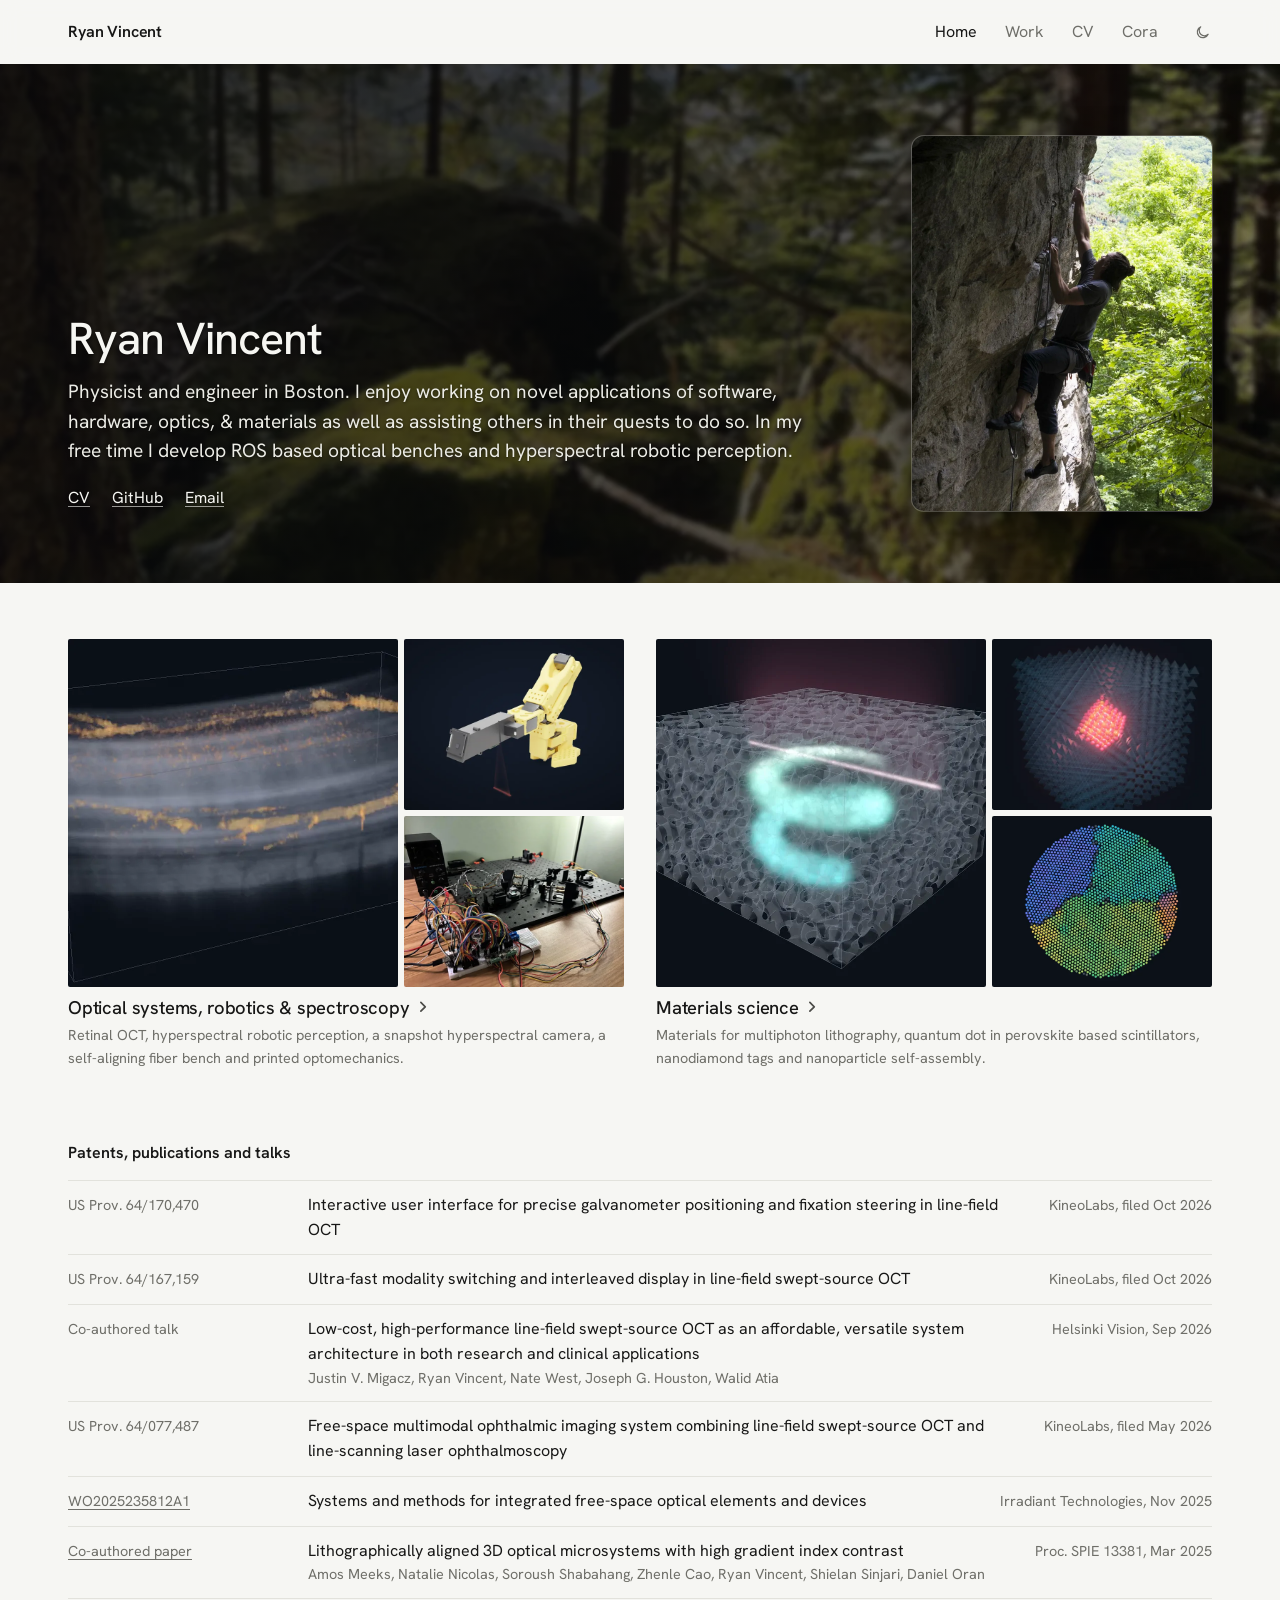
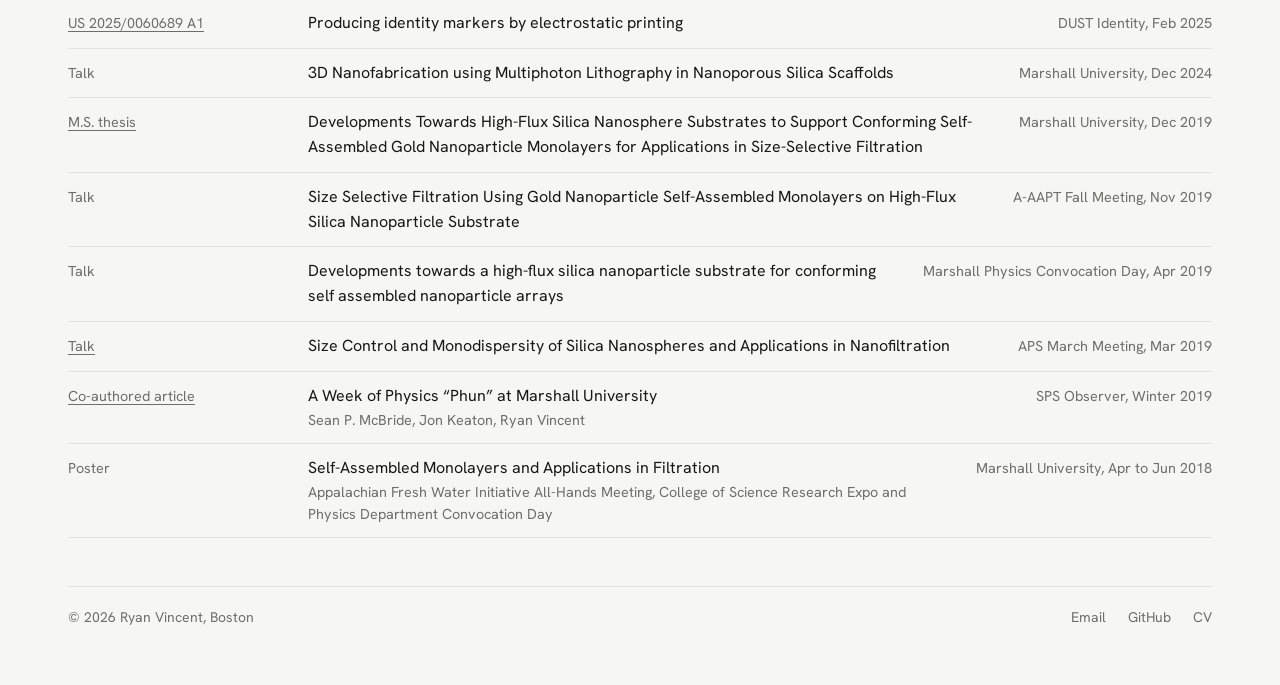
<file: index.html>
<!doctype html>
<html lang="en">
<head>
<meta charset="utf-8">
<meta name="viewport" content="width=device-width, initial-scale=1, viewport-fit=cover">
<title>Ryan Vincent</title>
<meta name="description" content="Ryan Vincent, physicist and engineer in Boston: retinal OCT, hyperspectral imaging, multiphoton lithography materials, perovskite scintillators and nanoparticle self-assembly.">
<link rel="canonical" href="https://corabeanz.github.io/">
<meta property="og:type" content="website">
<meta property="og:site_name" content="Ryan Vincent">
<meta property="og:url" content="https://corabeanz.github.io/">
<meta property="og:title" content="Ryan Vincent">
<meta property="og:description" content="Ryan Vincent, physicist and engineer in Boston: retinal OCT, hyperspectral imaging, multiphoton lithography materials, perovskite scintillators and nanoparticle self-assembly.">
<meta property="og:image" content="https://corabeanz.github.io/assets/img/og/index.jpg">
<meta property="og:image:width" content="1200">
<meta property="og:image:height" content="630">
<meta name="twitter:card" content="summary_large_image">
<link rel="icon" href="assets/img/favicon-32.png" sizes="32x32" type="image/png">
<link rel="icon" href="assets/img/favicon-192.png" sizes="192x192" type="image/png">
<link rel="apple-touch-icon" href="assets/img/apple-touch-icon.png">
<link rel="preconnect" href="https://fonts.googleapis.com">
<link rel="preconnect" href="https://fonts.gstatic.com" crossorigin>
<link rel="stylesheet" href="https://fonts.googleapis.com/css2?family=Hanken+Grotesk:wght@400..600&display=swap">
<link rel="stylesheet" href="assets/css/site.css">
<script>try{var t=localStorage.getItem("rv-theme");if(t==="light"||t==="dark")document.documentElement.setAttribute("data-theme",t)}catch(e){}</script>
</head>
<body>
<!-- @header -->
<a class="skip-link" href="#main">Skip to content</a>
<header class="site-header">
  <div class="wrap site-header__inner">
    <a class="brand" href="index.html">Ryan Vincent</a>
    <nav class="nav" aria-label="Main">
      <ul class="nav__list">
        <li><a class="nav__link" href="index.html" aria-current="page">Home</a></li>
        <li><a class="nav__link" href="optics.html">Work</a></li>
        <li><a class="nav__link" href="cv.html">CV</a></li>
        <li><a class="nav__link" href="cora.html">Cora</a></li>
      </ul>
      <button class="theme-toggle" type="button" data-theme-toggle aria-label="Switch theme">
        <svg class="i-moon" viewBox="0 0 24 24" fill="none" stroke="currentColor" stroke-width="1.7" stroke-linecap="round" stroke-linejoin="round"><path d="M20 14.5A8 8 0 1 1 9.5 4a6.5 6.5 0 0 0 10.5 10.5z"/></svg>
        <svg class="i-sun" viewBox="0 0 24 24" fill="none" stroke="currentColor" stroke-width="1.7" stroke-linecap="round"><circle cx="12" cy="12" r="4"/><path d="M12 2v2M12 20v2M2 12h2M20 12h2M4.9 4.9l1.4 1.4M17.7 17.7l1.4 1.4M4.9 19.1l1.4-1.4M17.7 6.3l1.4-1.4"/></svg>
      </button>
    </nav>
  </div>
</header>
<!-- /@header -->

<main id="main">
  <div class="hero">
    <img class="hero__img" src="assets/img/home/home-forest.webp" width="1536" height="1229" alt="">
    <div class="wrap">
    <section class="intro">
      <div class="intro__body">
        <h1 class="intro__name">Ryan Vincent</h1>
        <p class="intro__text">Physicist and engineer in Boston. I enjoy working on novel applications of software, hardware, optics, &amp; materials as well as assisting others in their quests to do so. In my free time I develop ROS based optical benches and hyperspectral robotic perception.</p>
        <p class="intro__links"><a href="cv.html">CV</a><a href="https://github.com/CoraBeanz" rel="noopener">GitHub</a><a href="mailto:VincentRyanBaker@gmail.com">Email</a></p>
      </div>
      <figure class="intro__photo"><img src="assets/img/home/ryan-climbing.webp" width="960" height="1200" alt="Ryan Vincent lead climbing an overhanging rock face, with a green forest behind."></figure>
    </section>
    </div>
  </div>
  <div class="wrap">

    <section class="areas" aria-label="Work">
      <a class="area" href="optics.html">
        <div class="area__media"><span><img src="assets/img/home/card-optics-oct.webp" alt="Render of a 3D retina volume with measured blood flow in amber"></span><span><img src="assets/img/home/card-optics-hyperspectral.webp" alt="Render of a robot arm holding a hyperspectral scanner head"></span><span><img src="assets/img/home/card-optics-bench.webp" alt="Photo of the beta self-aligning fiber bench"></span></div>
        <h2 class="area__title">Optical systems, robotics &amp; <span class="area__last">spectroscopy<svg class="area__caret" viewBox="0 0 16 16" aria-hidden="true" focusable="false"><path d="M6 3.5 10.5 8 6 12.5" fill="none" stroke="currentColor" stroke-width="1.75" stroke-linecap="round" stroke-linejoin="round"/></svg></span></h2>
        <p class="area__text">Retinal OCT, hyperspectral robotic perception, a snapshot hyperspectral camera, a self-aligning fiber bench and printed optomechanics.</p>
      </a>
      <a class="area" href="materials.html">
        <div class="area__media"><span><img src="assets/img/home/card-materials-helix.webp" alt="Illustration of a laser writing a glowing helix inside a porous glass block"></span><span><img src="assets/img/home/card-materials-crystal.webp" alt="Render of a quantum dot glowing inside a translucent perovskite crystal"></span><span><img src="assets/img/home/card-materials-grains.webp" alt="Simulated nanoparticle sheet colored by crystal grain"></span></div>
        <h2 class="area__title">Materials <span class="area__last">science<svg class="area__caret" viewBox="0 0 16 16" aria-hidden="true" focusable="false"><path d="M6 3.5 10.5 8 6 12.5" fill="none" stroke="currentColor" stroke-width="1.75" stroke-linecap="round" stroke-linejoin="round"/></svg></span></h2>
        <p class="area__text">Materials for multiphoton lithography, quantum dot in perovskite based scintillators, nanodiamond tags and nanoparticle self-assembly.</p>
      </a>
    </section>

    <section class="block" aria-labelledby="records-title">
      <h2 class="block__title" id="records-title">Patents, publications and talks</h2>
      <ul class="list">
        <li><span class="list__key">US Prov. 64/170,470</span><span>Interactive user interface for precise galvanometer positioning and fixation steering in line-field OCT</span><span class="list__end">KineoLabs, filed Oct 2026</span></li>
        <li><span class="list__key">US Prov. 64/167,159</span><span>Ultra-fast modality switching and interleaved display in line-field swept-source OCT</span><span class="list__end">KineoLabs, filed Oct 2026</span></li>
        <li><span class="list__key">Co-authored talk</span><span>Low-cost, high-performance line-field swept-source OCT as an affordable, versatile system architecture in both research and clinical applications<span class="list__sub">Justin V. Migacz, Ryan Vincent, Nate West, Joseph G. Houston, Walid Atia</span></span><span class="list__end">Helsinki Vision, Sep 2026</span></li>
        <li><span class="list__key">US Prov. 64/077,487</span><span>Free-space multimodal ophthalmic imaging system combining line-field swept-source OCT and line-scanning laser ophthalmoscopy</span><span class="list__end">KineoLabs, filed May 2026</span></li>
        <li><a class="list__key" href="https://patents.google.com/patent/WO2025235812A1/en" rel="noopener">WO2025235812A1</a><span>Systems and methods for integrated free-space optical elements and devices</span><span class="list__end">Irradiant Technologies, Nov 2025</span></li>
        <li><a class="list__key" href="https://doi.org/10.1117/12.3040262" rel="noopener">Co-authored paper</a><span>Lithographically aligned 3D optical microsystems with high gradient index contrast<span class="list__sub">Amos Meeks, Natalie Nicolas, Soroush Shabahang, Zhenle Cao, Ryan Vincent, Shielan Sinjari, Daniel Oran</span></span><span class="list__end">Proc. SPIE 13381, Mar 2025</span></li>
        <li><a class="list__key" href="https://patents.google.com/patent/US20250060689A1/en" rel="noopener">US 2025/0060689 A1</a><span>Producing identity markers by electrostatic printing</span><span class="list__end">DUST Identity, Feb 2025</span></li>
        <li><span class="list__key">Talk</span><span>3D Nanofabrication using Multiphoton Lithography in Nanoporous Silica Scaffolds</span><span class="list__end">Marshall University, Dec 2024</span></li>
        <li><a class="list__key" href="https://mds.marshall.edu/etd/1268/" rel="noopener">M.S. thesis</a><span>Developments Towards High-Flux Silica Nanosphere Substrates to Support Conforming Self-Assembled Gold Nanoparticle Monolayers for Applications in Size-Selective Filtration</span><span class="list__end">Marshall University, Dec 2019</span></li>
        <li><span class="list__key">Talk</span><span>Size Selective Filtration Using Gold Nanoparticle Self-Assembled Monolayers on High-Flux Silica Nanoparticle Substrate</span><span class="list__end">A-AAPT Fall Meeting, Nov 2019</span></li>
        <li><span class="list__key">Talk</span><span>Developments towards a high-flux silica nanoparticle substrate for conforming self assembled nanoparticle arrays</span><span class="list__end">Marshall Physics Convocation Day, Apr 2019</span></li>
        <li><a class="list__key" href="https://meetings-archive.aps.org/mar/2019/f58/8" rel="noopener">Talk</a><span>Size Control and Monodispersity of Silica Nanospheres and Applications in Nanofiltration</span><span class="list__end">APS March Meeting, Mar 2019</span></li>
        <li><a class="list__key" href="https://students.aip.org/observer/a-week-of-physics-phun-at-marshall-university" rel="noopener">Co-authored article</a><span>A Week of Physics “Phun” at Marshall University<span class="list__sub">Sean P. McBride, Jon Keaton, Ryan Vincent</span></span><span class="list__end">SPS Observer, Winter 2019</span></li>
        <li><span class="list__key">Poster</span><span>Self-Assembled Monolayers and Applications in Filtration<span class="list__sub">Appalachian Fresh Water Initiative All-Hands Meeting, College of Science Research Expo and Physics Department Convocation Day</span></span><span class="list__end">Marshall University, Apr to Jun 2018</span></li>
      </ul>
    </section>
  </div>
</main>

<!-- @footer -->
<footer class="site-footer">
  <div class="wrap">
    <div class="site-footer__inner">
      <p>© <span data-year>2026</span> Ryan Vincent, Boston</p>
      <ul class="site-footer__links">
        <li><a href="mailto:VincentRyanBaker@gmail.com">Email</a></li>
        <li><a href="https://github.com/CoraBeanz" rel="noopener">GitHub</a></li>
        <li><a href="cv.html">CV</a></li>
      </ul>
    </div>
  </div>
</footer>
<script src="assets/js/site.js"></script>
<!-- /@footer -->
</body>
</html>
</file>
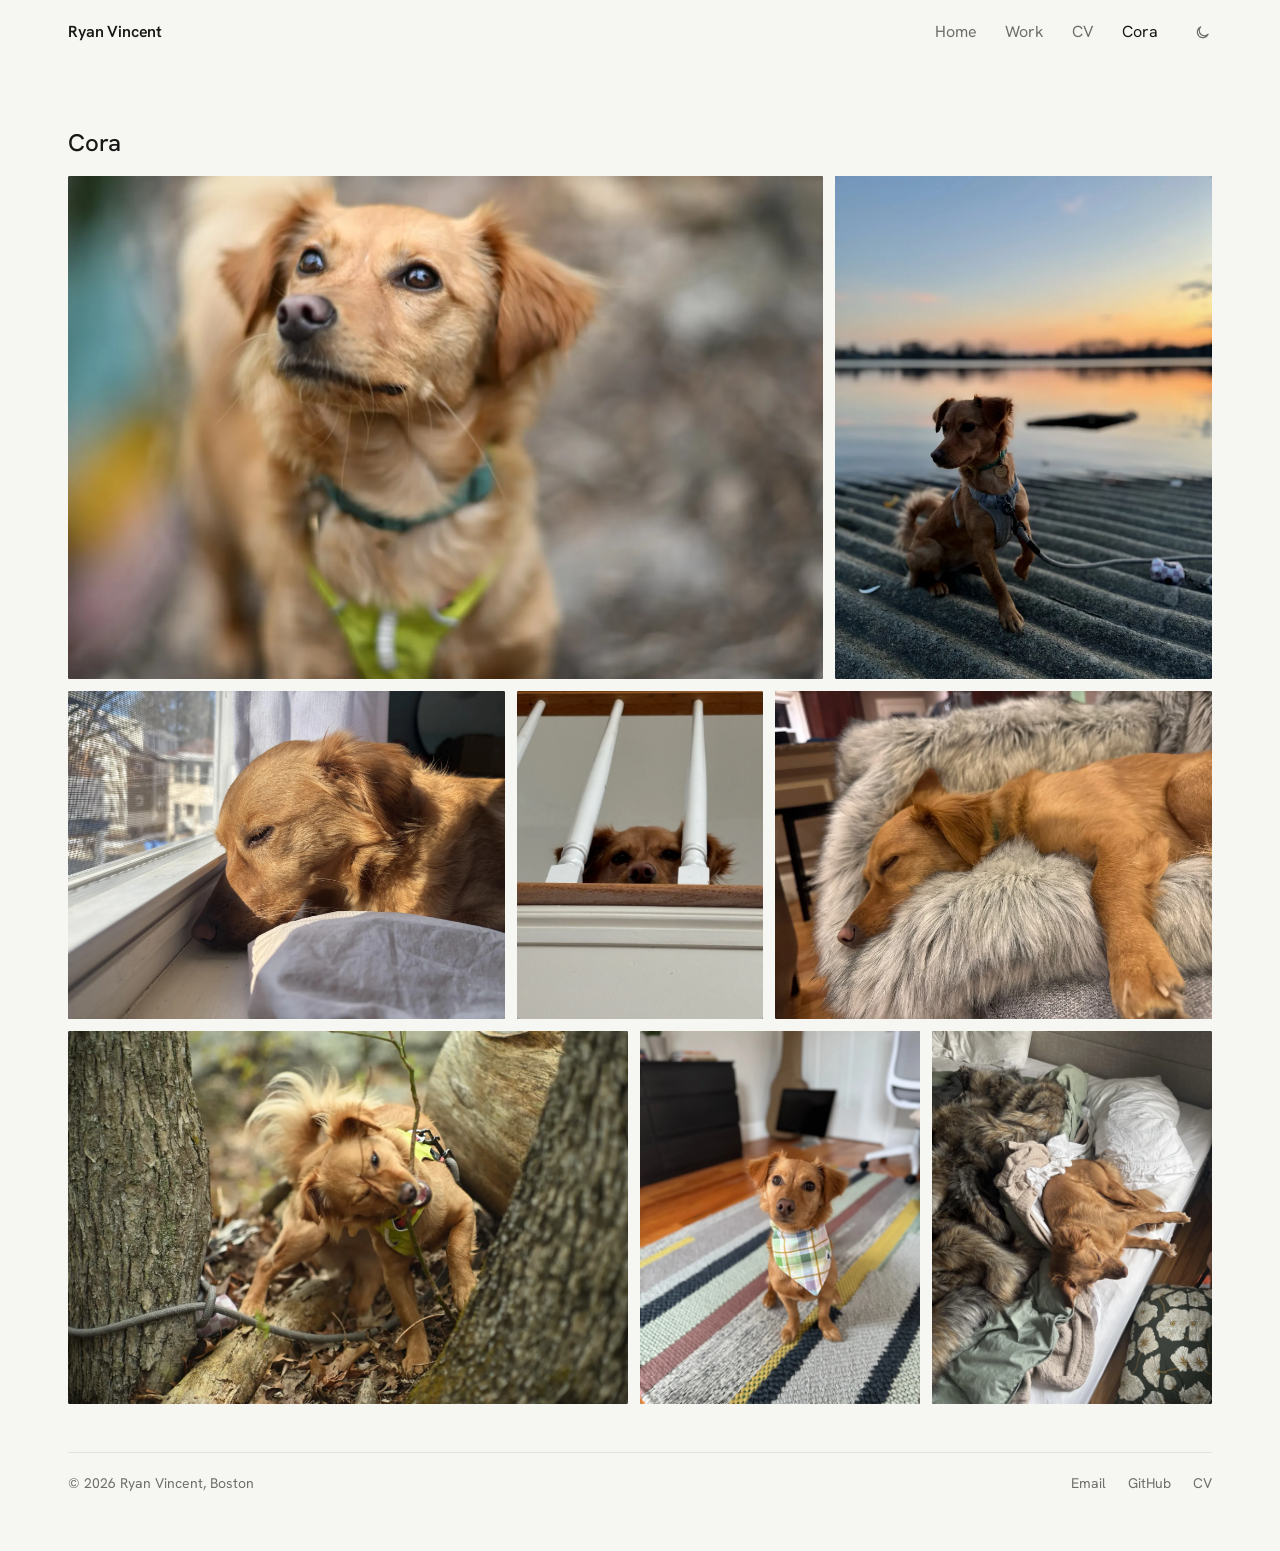
<file: cora.html>
<!doctype html>
<html lang="en">
<head>
<meta charset="utf-8">
<meta name="viewport" content="width=device-width, initial-scale=1, viewport-fit=cover">
<title>Cora | Ryan Vincent</title>
<meta name="description" content="Photos of Cora, my dog.">
<link rel="canonical" href="https://corabeanz.github.io/cora.html">
<meta property="og:type" content="website">
<meta property="og:site_name" content="Ryan Vincent">
<meta property="og:url" content="https://corabeanz.github.io/cora.html">
<meta property="og:title" content="Cora | Ryan Vincent">
<meta property="og:description" content="Photos of Cora, my dog.">
<meta property="og:image" content="https://corabeanz.github.io/assets/img/og/cora.jpg">
<meta property="og:image:width" content="1200">
<meta property="og:image:height" content="630">
<meta name="twitter:card" content="summary_large_image">
<link rel="icon" href="assets/img/favicon-32.png" sizes="32x32" type="image/png">
<link rel="icon" href="assets/img/favicon-192.png" sizes="192x192" type="image/png">
<link rel="apple-touch-icon" href="assets/img/apple-touch-icon.png">
<link rel="preconnect" href="https://fonts.googleapis.com">
<link rel="preconnect" href="https://fonts.gstatic.com" crossorigin>
<link rel="stylesheet" href="https://fonts.googleapis.com/css2?family=Hanken+Grotesk:wght@400..600&display=swap">
<link rel="stylesheet" href="assets/css/site.css">
<script>try{var t=localStorage.getItem("rv-theme");if(t==="light"||t==="dark")document.documentElement.setAttribute("data-theme",t)}catch(e){}</script>
</head>
<body>
<!-- @header -->
<a class="skip-link" href="#main">Skip to content</a>
<header class="site-header">
  <div class="wrap site-header__inner">
    <a class="brand" href="index.html">Ryan Vincent</a>
    <nav class="nav" aria-label="Main">
      <ul class="nav__list">
        <li><a class="nav__link" href="index.html">Home</a></li>
        <li><a class="nav__link" href="optics.html">Work</a></li>
        <li><a class="nav__link" href="cv.html">CV</a></li>
        <li><a class="nav__link" href="cora.html" aria-current="page">Cora</a></li>
      </ul>
      <button class="theme-toggle" type="button" data-theme-toggle aria-label="Switch theme">
        <svg class="i-moon" viewBox="0 0 24 24" fill="none" stroke="currentColor" stroke-width="1.7" stroke-linecap="round" stroke-linejoin="round"><path d="M20 14.5A8 8 0 1 1 9.5 4a6.5 6.5 0 0 0 10.5 10.5z"/></svg>
        <svg class="i-sun" viewBox="0 0 24 24" fill="none" stroke="currentColor" stroke-width="1.7" stroke-linecap="round"><circle cx="12" cy="12" r="4"/><path d="M12 2v2M12 20v2M2 12h2M20 12h2M4.9 4.9l1.4 1.4M17.7 17.7l1.4 1.4M4.9 19.1l1.4-1.4M17.7 6.3l1.4-1.4"/></svg>
      </button>
    </nav>
  </div>
</header>
<!-- /@header -->

<main id="main">
  <section class="topic" aria-labelledby="cora-title">
    <div class="wrap">
      <header class="topic__head">
        <h1 class="topic__title" id="cora-title">Cora</h1>
      </header>
      <div class="montage">
      <div class="montage__row">
        <figure class="tile" style="--ar:1.4995">
          <div class="tile__media"><img src="assets/img/cora/cora-woods.webp" width="1600" height="1067" loading="lazy" data-zoom alt="Cora, a small golden-red dog in a green harness, looking up in the woods."></div>
        </figure>
        <figure class="tile" style="--ar:0.7500">
          <div class="tile__media"><img src="assets/img/cora/cora-dock.webp" width="1200" height="1600" loading="lazy" data-zoom alt="Cora sitting on a dock at sunset, with the lake and a pink sky behind her."></div>
        </figure>
      </div>
      <div class="montage__row">
        <figure class="tile" style="--ar:1.3333">
          <div class="tile__media"><img src="assets/img/cora/cora-window.webp" width="1600" height="1200" loading="lazy" data-zoom alt="Cora asleep with her nose against a sunny window."></div>
        </figure>
        <figure class="tile" style="--ar:0.7500">
          <div class="tile__media"><img src="assets/img/cora/cora-banister.webp" width="1200" height="1600" loading="lazy" data-zoom alt="Cora peeking through the banister at the top of the stairs."></div>
        </figure>
        <figure class="tile" style="--ar:1.3333">
          <div class="tile__media"><img src="assets/img/cora/cora-blanket.webp" width="1600" height="1200" loading="lazy" data-zoom alt="Cora asleep on a fluffy grey blanket."></div>
        </figure>
      </div>
      <div class="montage__row">
        <figure class="tile" style="--ar:1.4995">
          <div class="tile__media"><img src="assets/img/cora/cora-trees.webp" width="1600" height="1067" loading="lazy" data-zoom alt="Cora between two tree trunks in the woods, looking back over her shoulder."></div>
        </figure>
        <figure class="tile" style="--ar:0.7500">
          <div class="tile__media"><img src="assets/img/cora/cora-bandana.webp" width="1200" height="1600" loading="lazy" data-zoom alt="Cora in a plaid bandana standing on a striped rug."></div>
        </figure>
        <figure class="tile" style="--ar:0.7500">
          <div class="tile__media"><img src="assets/img/cora/cora-bed.webp" width="1200" height="1600" loading="lazy" data-zoom alt="Cora stretched out asleep on an unmade bed."></div>
        </figure>
      </div>
      </div>
    </div>
  </section>
</main>

<!-- @footer -->
<footer class="site-footer">
  <div class="wrap">
    <div class="site-footer__inner">
      <p>© <span data-year>2026</span> Ryan Vincent, Boston</p>
      <ul class="site-footer__links">
        <li><a href="mailto:VincentRyanBaker@gmail.com">Email</a></li>
        <li><a href="https://github.com/CoraBeanz" rel="noopener">GitHub</a></li>
        <li><a href="cv.html">CV</a></li>
      </ul>
    </div>
  </div>
</footer>
<script src="assets/js/site.js"></script>
<!-- /@footer -->
</body>
</html>
</file>
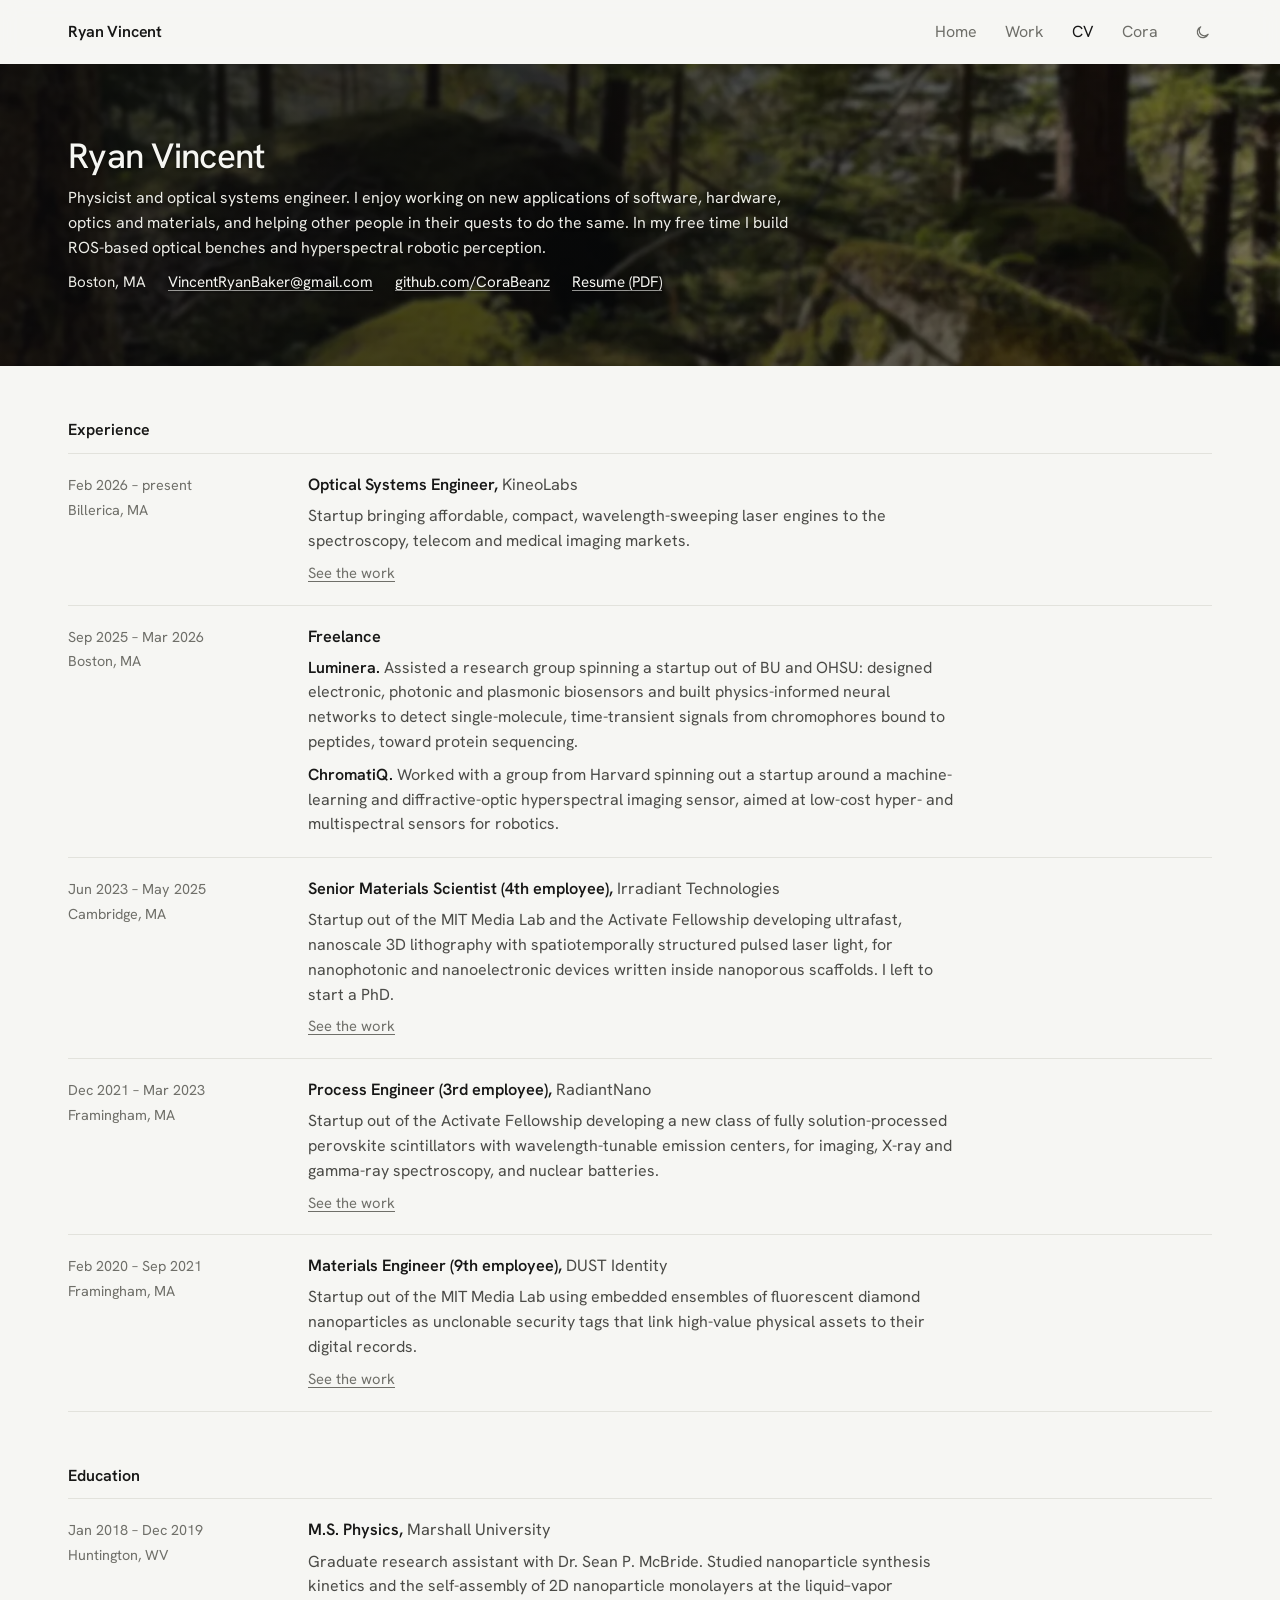
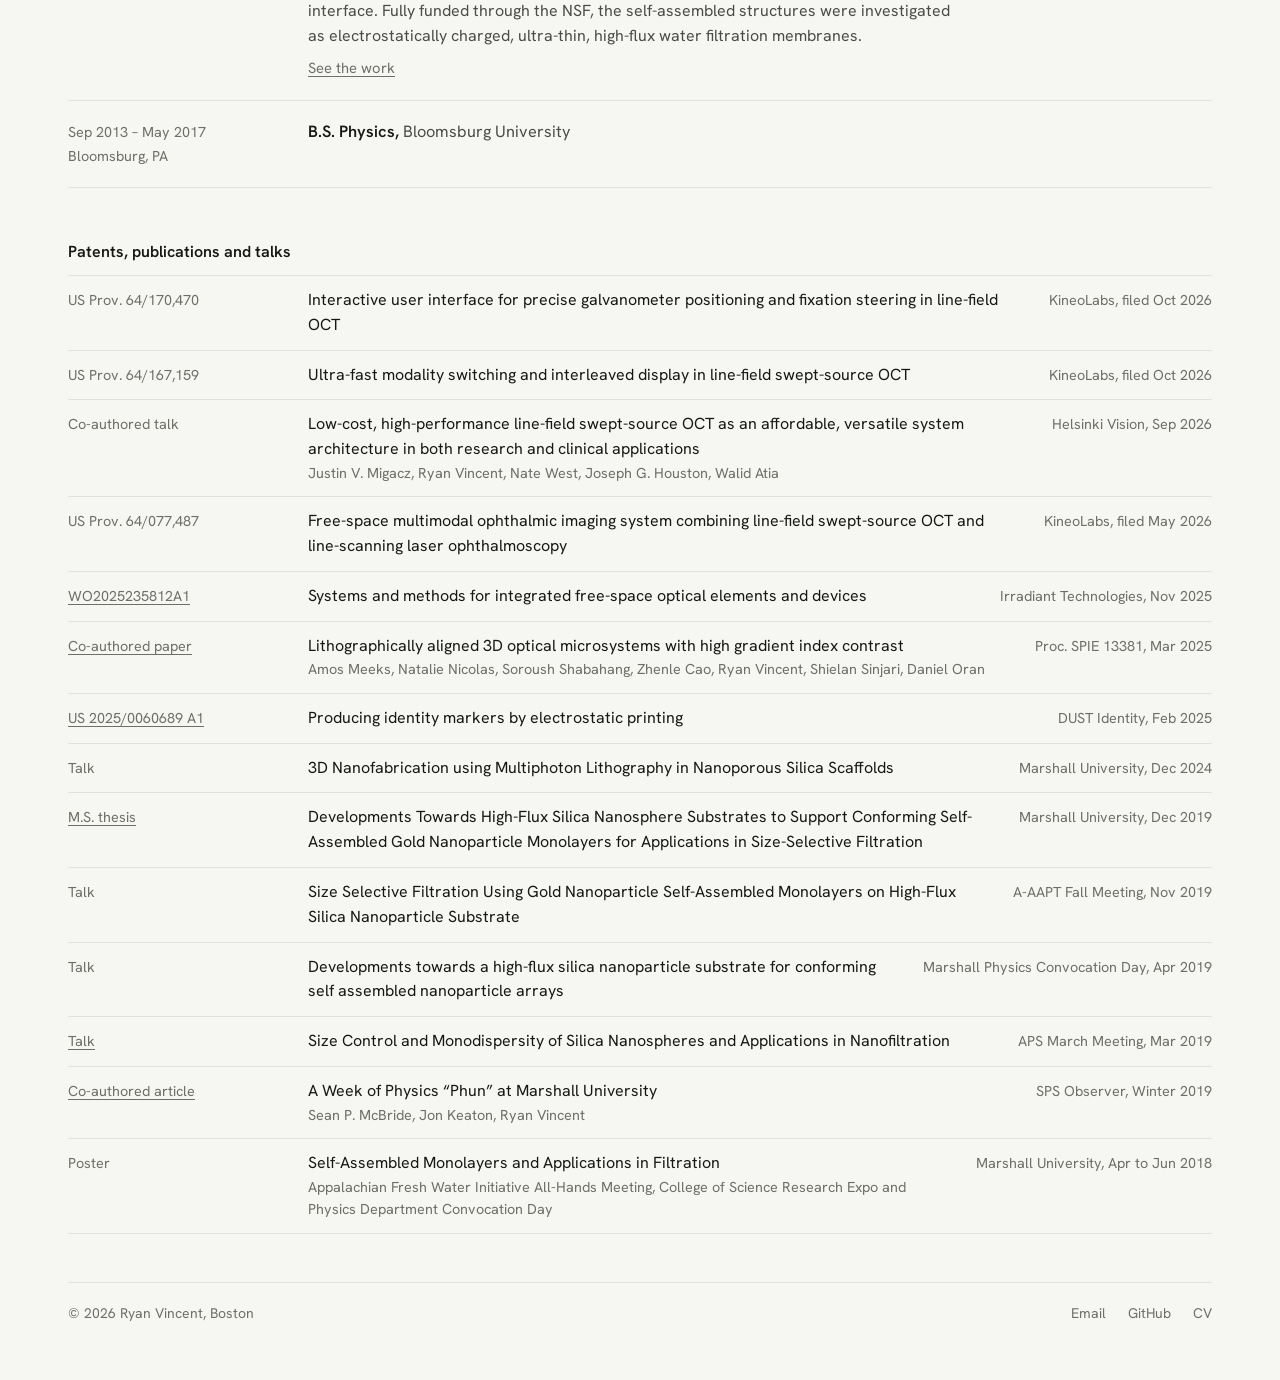
<file: cv.html>
<!doctype html>
<html lang="en">
<head>
<meta charset="utf-8">
<meta name="viewport" content="width=device-width, initial-scale=1, viewport-fit=cover">
<title>CV | Ryan Vincent</title>
<meta name="description" content="Curriculum vitae of Ryan Vincent: experience, education, patents, publications and talks.">
<link rel="canonical" href="https://corabeanz.github.io/cv.html">
<meta property="og:type" content="website">
<meta property="og:site_name" content="Ryan Vincent">
<meta property="og:url" content="https://corabeanz.github.io/cv.html">
<meta property="og:title" content="CV | Ryan Vincent">
<meta property="og:description" content="Curriculum vitae of Ryan Vincent: experience, education, patents, publications and talks.">
<meta property="og:image" content="https://corabeanz.github.io/assets/img/og/cv.jpg">
<meta property="og:image:width" content="1200">
<meta property="og:image:height" content="630">
<meta name="twitter:card" content="summary_large_image">
<link rel="icon" href="assets/img/favicon-32.png" sizes="32x32" type="image/png">
<link rel="icon" href="assets/img/favicon-192.png" sizes="192x192" type="image/png">
<link rel="apple-touch-icon" href="assets/img/apple-touch-icon.png">
<link rel="preconnect" href="https://fonts.googleapis.com">
<link rel="preconnect" href="https://fonts.gstatic.com" crossorigin>
<link rel="stylesheet" href="https://fonts.googleapis.com/css2?family=Hanken+Grotesk:wght@400..600&display=swap">
<link rel="stylesheet" href="assets/css/site.css">
<script>try{var t=localStorage.getItem("rv-theme");if(t==="light"||t==="dark")document.documentElement.setAttribute("data-theme",t)}catch(e){}</script>
</head>
<body>
<!-- @header -->
<a class="skip-link" href="#main">Skip to content</a>
<header class="site-header">
  <div class="wrap site-header__inner">
    <a class="brand" href="index.html">Ryan Vincent</a>
    <nav class="nav" aria-label="Main">
      <ul class="nav__list">
        <li><a class="nav__link" href="index.html">Home</a></li>
        <li><a class="nav__link" href="optics.html">Work</a></li>
        <li><a class="nav__link" href="cv.html" aria-current="page">CV</a></li>
        <li><a class="nav__link" href="cora.html">Cora</a></li>
      </ul>
      <button class="theme-toggle" type="button" data-theme-toggle aria-label="Switch theme">
        <svg class="i-moon" viewBox="0 0 24 24" fill="none" stroke="currentColor" stroke-width="1.7" stroke-linecap="round" stroke-linejoin="round"><path d="M20 14.5A8 8 0 1 1 9.5 4a6.5 6.5 0 0 0 10.5 10.5z"/></svg>
        <svg class="i-sun" viewBox="0 0 24 24" fill="none" stroke="currentColor" stroke-width="1.7" stroke-linecap="round"><circle cx="12" cy="12" r="4"/><path d="M12 2v2M12 20v2M2 12h2M20 12h2M4.9 4.9l1.4 1.4M17.7 17.7l1.4 1.4M4.9 19.1l1.4-1.4M17.7 6.3l1.4-1.4"/></svg>
      </button>
    </nav>
  </div>
</header>
<!-- /@header -->

<main id="main">
  <div class="band">
    <img class="band__img" src="assets/img/home/home-forest.webp" width="1536" height="1229" alt="">
    <div class="wrap">
      <header class="cv-head">
        <h1>Ryan Vincent</h1>
        <p>Physicist and optical systems engineer. I enjoy working on new applications of software, hardware, optics and materials, and helping other people in their quests to do the same. In my free time I build ROS-based optical benches and hyperspectral robotic perception.</p>
        <p class="cv-head__links"><span>Boston, MA</span><a href="mailto:VincentRyanBaker@gmail.com">VincentRyanBaker@gmail.com</a><a href="https://github.com/CoraBeanz" rel="noopener">github.com/CoraBeanz</a><a href="assets/docs/ryan-vincent-resume.pdf">Resume (PDF)</a></p>
      </header>
    </div>
  </div>
  <div class="wrap">

    <section class="cv-block" id="experience" aria-labelledby="experience-title">
      <h2 id="experience-title">Experience</h2>
      <article class="cv-entry" id="kineolabs">
        <div class="cv-entry__side"><span>Feb 2026 – present</span><span>Billerica, MA</span></div>
        <div class="cv-entry__main">
          <h3 class="cv-entry__title">Optical Systems Engineer, <span class="cv-entry__org">KineoLabs</span></h3>
          <p class="cv-entry__summary">Startup bringing affordable, compact, wavelength-sweeping laser engines to the spectroscopy, telecom and medical imaging markets.</p>
          <p class="cv-entry__links"><a href="optics.html#oct">See the work</a></p>
        </div>
      </article>
      <article class="cv-entry" id="freelance">
        <div class="cv-entry__side"><span>Sep 2025 – Mar 2026</span><span>Boston, MA</span></div>
        <div class="cv-entry__main">
          <h3 class="cv-entry__title">Freelance</h3>
          <p class="cv-entry__summary"><strong>Luminera.</strong> Assisted a research group spinning a startup out of BU and OHSU: designed electronic, photonic and plasmonic biosensors and built physics-informed neural networks to detect single-molecule, time-transient signals from chromophores bound to peptides, toward protein sequencing.</p>
          <p class="cv-entry__summary"><strong>ChromatiQ.</strong> Worked with a group from Harvard spinning out a startup around a machine-learning and diffractive-optic hyperspectral imaging sensor, aimed at low-cost hyper- and multispectral sensors for robotics.</p>
        </div>
      </article>
      <article class="cv-entry" id="irradiant">
        <div class="cv-entry__side"><span>Jun 2023 – May 2025</span><span>Cambridge, MA</span></div>
        <div class="cv-entry__main">
          <h3 class="cv-entry__title">Senior Materials Scientist (4th employee), <span class="cv-entry__org">Irradiant Technologies</span></h3>
          <p class="cv-entry__summary">Startup out of the MIT Media Lab and the Activate Fellowship developing ultrafast, nanoscale 3D lithography with spatiotemporally structured pulsed laser light, for nanophotonic and nanoelectronic devices written inside nanoporous scaffolds. I left to start a PhD.</p>
          <p class="cv-entry__links"><a href="materials.html#multiphoton">See the work</a></p>
        </div>
      </article>
      <article class="cv-entry" id="radiantnano">
        <div class="cv-entry__side"><span>Dec 2021 – Mar 2023</span><span>Framingham, MA</span></div>
        <div class="cv-entry__main">
          <h3 class="cv-entry__title">Process Engineer (3rd employee), <span class="cv-entry__org">RadiantNano</span></h3>
          <p class="cv-entry__summary">Startup out of the Activate Fellowship developing a new class of fully solution-processed perovskite scintillators with wavelength-tunable emission centers, for imaging, X-ray and gamma-ray spectroscopy, and nuclear batteries.</p>
          <p class="cv-entry__links"><a href="materials.html#scintillators">See the work</a></p>
        </div>
      </article>
      <article class="cv-entry" id="dust-identity">
        <div class="cv-entry__side"><span>Feb 2020 – Sep 2021</span><span>Framingham, MA</span></div>
        <div class="cv-entry__main">
          <h3 class="cv-entry__title">Materials Engineer (9th employee), <span class="cv-entry__org">DUST Identity</span></h3>
          <p class="cv-entry__summary">Startup out of the MIT Media Lab using embedded ensembles of fluorescent diamond nanoparticles as unclonable security tags that link high-value physical assets to their digital records.</p>
          <p class="cv-entry__links"><a href="materials.html#nanodiamond">See the work</a></p>
        </div>
      </article>
    </section>

    <section class="cv-block" id="education" aria-labelledby="education-title">
      <h2 id="education-title">Education</h2>
      <article class="cv-entry" id="masters">
        <div class="cv-entry__side"><span>Jan 2018 – Dec 2019</span><span>Huntington, WV</span></div>
        <div class="cv-entry__main">
          <h3 class="cv-entry__title">M.S. Physics, <span class="cv-entry__org">Marshall University</span></h3>
          <p class="cv-entry__summary">Graduate research assistant with Dr. Sean P. McBride. Studied nanoparticle synthesis kinetics and the self-assembly of 2D nanoparticle monolayers at the liquid–vapor interface. Fully funded through the NSF, the self-assembled structures were investigated as electrostatically charged, ultra-thin, high-flux water filtration membranes.</p>
          <p class="cv-entry__links"><a href="materials.html#self-assembly">See the work</a></p>
        </div>
      </article>
      <article class="cv-entry">
        <div class="cv-entry__side"><span>Sep 2013 – May 2017</span><span>Bloomsburg, PA</span></div>
        <div class="cv-entry__main">
          <h3 class="cv-entry__title">B.S. Physics, <span class="cv-entry__org">Bloomsburg University</span></h3>
        </div>
      </article>
    </section>

    <section class="cv-block" id="patents" aria-labelledby="cv-patents-title">
      <h2 id="cv-patents-title">Patents, publications and talks</h2>
      <ul class="list">
        <li><span class="list__key">US Prov. 64/170,470</span><span>Interactive user interface for precise galvanometer positioning and fixation steering in line-field OCT</span><span class="list__end">KineoLabs, filed Oct 2026</span></li>
        <li><span class="list__key">US Prov. 64/167,159</span><span>Ultra-fast modality switching and interleaved display in line-field swept-source OCT</span><span class="list__end">KineoLabs, filed Oct 2026</span></li>
        <li><span class="list__key">Co-authored talk</span><span>Low-cost, high-performance line-field swept-source OCT as an affordable, versatile system architecture in both research and clinical applications<span class="list__sub">Justin V. Migacz, Ryan Vincent, Nate West, Joseph G. Houston, Walid Atia</span></span><span class="list__end">Helsinki Vision, Sep 2026</span></li>
        <li><span class="list__key">US Prov. 64/077,487</span><span>Free-space multimodal ophthalmic imaging system combining line-field swept-source OCT and line-scanning laser ophthalmoscopy</span><span class="list__end">KineoLabs, filed May 2026</span></li>
        <li><a class="list__key" href="https://patents.google.com/patent/WO2025235812A1/en" rel="noopener">WO2025235812A1</a><span>Systems and methods for integrated free-space optical elements and devices</span><span class="list__end">Irradiant Technologies, Nov 2025</span></li>
        <li><a class="list__key" href="https://doi.org/10.1117/12.3040262" rel="noopener">Co-authored paper</a><span>Lithographically aligned 3D optical microsystems with high gradient index contrast<span class="list__sub">Amos Meeks, Natalie Nicolas, Soroush Shabahang, Zhenle Cao, Ryan Vincent, Shielan Sinjari, Daniel Oran</span></span><span class="list__end">Proc. SPIE 13381, Mar 2025</span></li>
        <li><a class="list__key" href="https://patents.google.com/patent/US20250060689A1/en" rel="noopener">US 2025/0060689 A1</a><span>Producing identity markers by electrostatic printing</span><span class="list__end">DUST Identity, Feb 2025</span></li>
        <li><span class="list__key">Talk</span><span>3D Nanofabrication using Multiphoton Lithography in Nanoporous Silica Scaffolds</span><span class="list__end">Marshall University, Dec 2024</span></li>
        <li><a class="list__key" href="https://mds.marshall.edu/etd/1268/" rel="noopener">M.S. thesis</a><span>Developments Towards High-Flux Silica Nanosphere Substrates to Support Conforming Self-Assembled Gold Nanoparticle Monolayers for Applications in Size-Selective Filtration</span><span class="list__end">Marshall University, Dec 2019</span></li>
        <li><span class="list__key">Talk</span><span>Size Selective Filtration Using Gold Nanoparticle Self-Assembled Monolayers on High-Flux Silica Nanoparticle Substrate</span><span class="list__end">A-AAPT Fall Meeting, Nov 2019</span></li>
        <li><span class="list__key">Talk</span><span>Developments towards a high-flux silica nanoparticle substrate for conforming self assembled nanoparticle arrays</span><span class="list__end">Marshall Physics Convocation Day, Apr 2019</span></li>
        <li><a class="list__key" href="https://meetings-archive.aps.org/mar/2019/f58/8" rel="noopener">Talk</a><span>Size Control and Monodispersity of Silica Nanospheres and Applications in Nanofiltration</span><span class="list__end">APS March Meeting, Mar 2019</span></li>
        <li><a class="list__key" href="https://students.aip.org/observer/a-week-of-physics-phun-at-marshall-university" rel="noopener">Co-authored article</a><span>A Week of Physics “Phun” at Marshall University<span class="list__sub">Sean P. McBride, Jon Keaton, Ryan Vincent</span></span><span class="list__end">SPS Observer, Winter 2019</span></li>
        <li><span class="list__key">Poster</span><span>Self-Assembled Monolayers and Applications in Filtration<span class="list__sub">Appalachian Fresh Water Initiative All-Hands Meeting, College of Science Research Expo and Physics Department Convocation Day</span></span><span class="list__end">Marshall University, Apr to Jun 2018</span></li>
      </ul>
    </section>
  </div>
</main>

<!-- @footer -->
<footer class="site-footer">
  <div class="wrap">
    <div class="site-footer__inner">
      <p>© <span data-year>2026</span> Ryan Vincent, Boston</p>
      <ul class="site-footer__links">
        <li><a href="mailto:VincentRyanBaker@gmail.com">Email</a></li>
        <li><a href="https://github.com/CoraBeanz" rel="noopener">GitHub</a></li>
        <li><a href="cv.html">CV</a></li>
      </ul>
    </div>
  </div>
</footer>
<script src="assets/js/site.js"></script>
<!-- /@footer -->
</body>
</html>
</file>
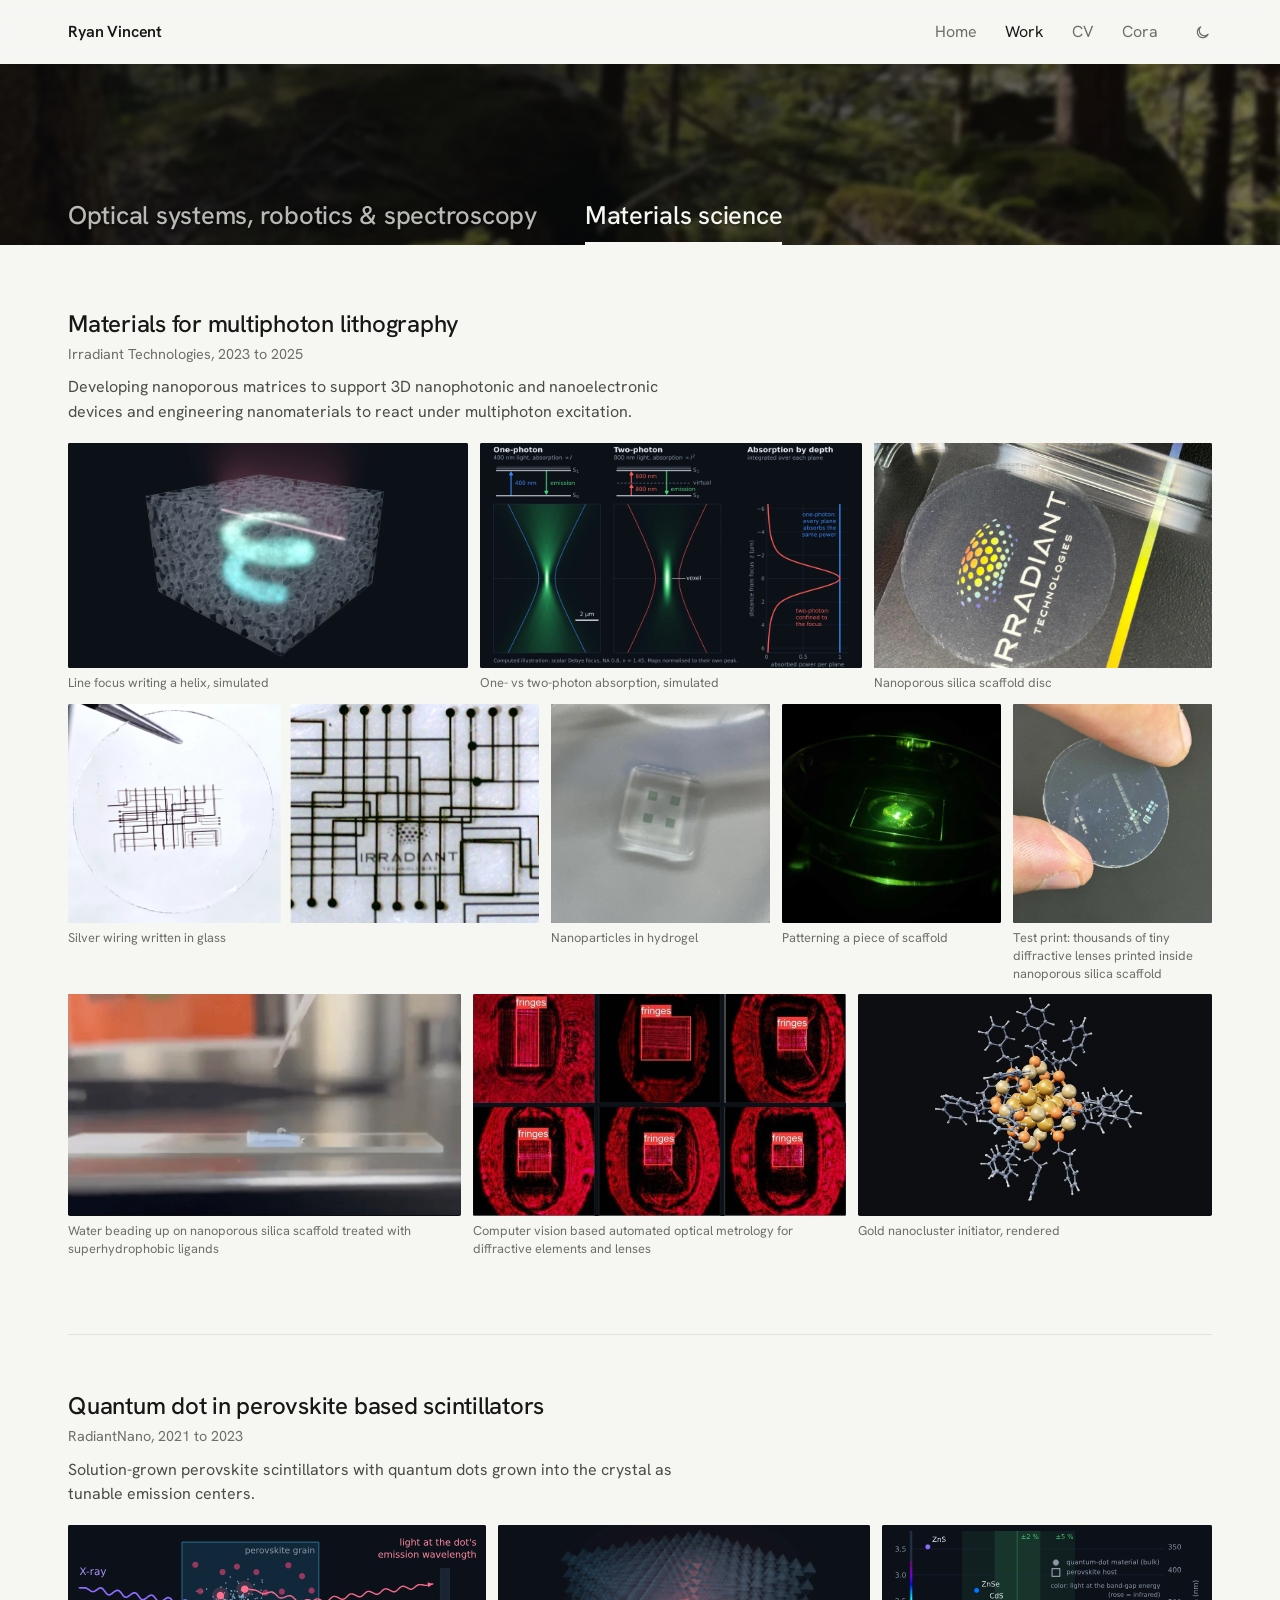
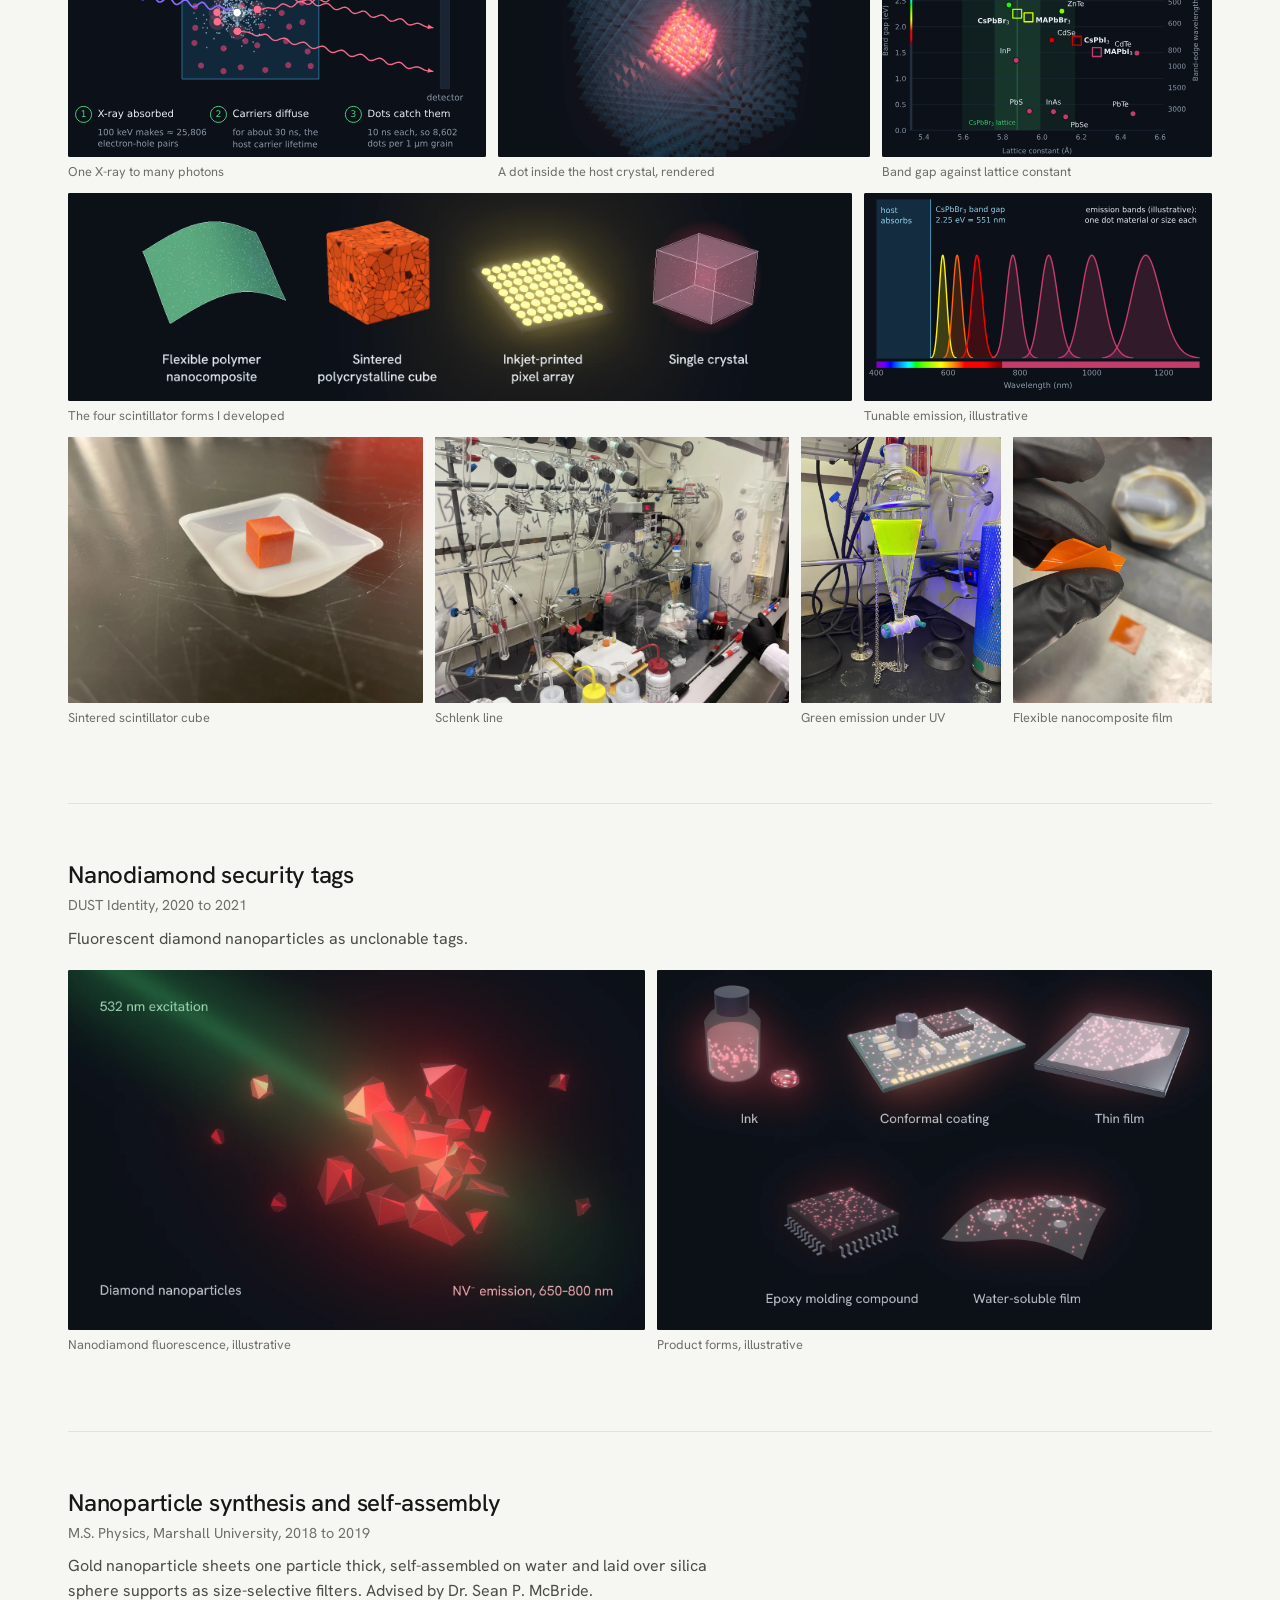
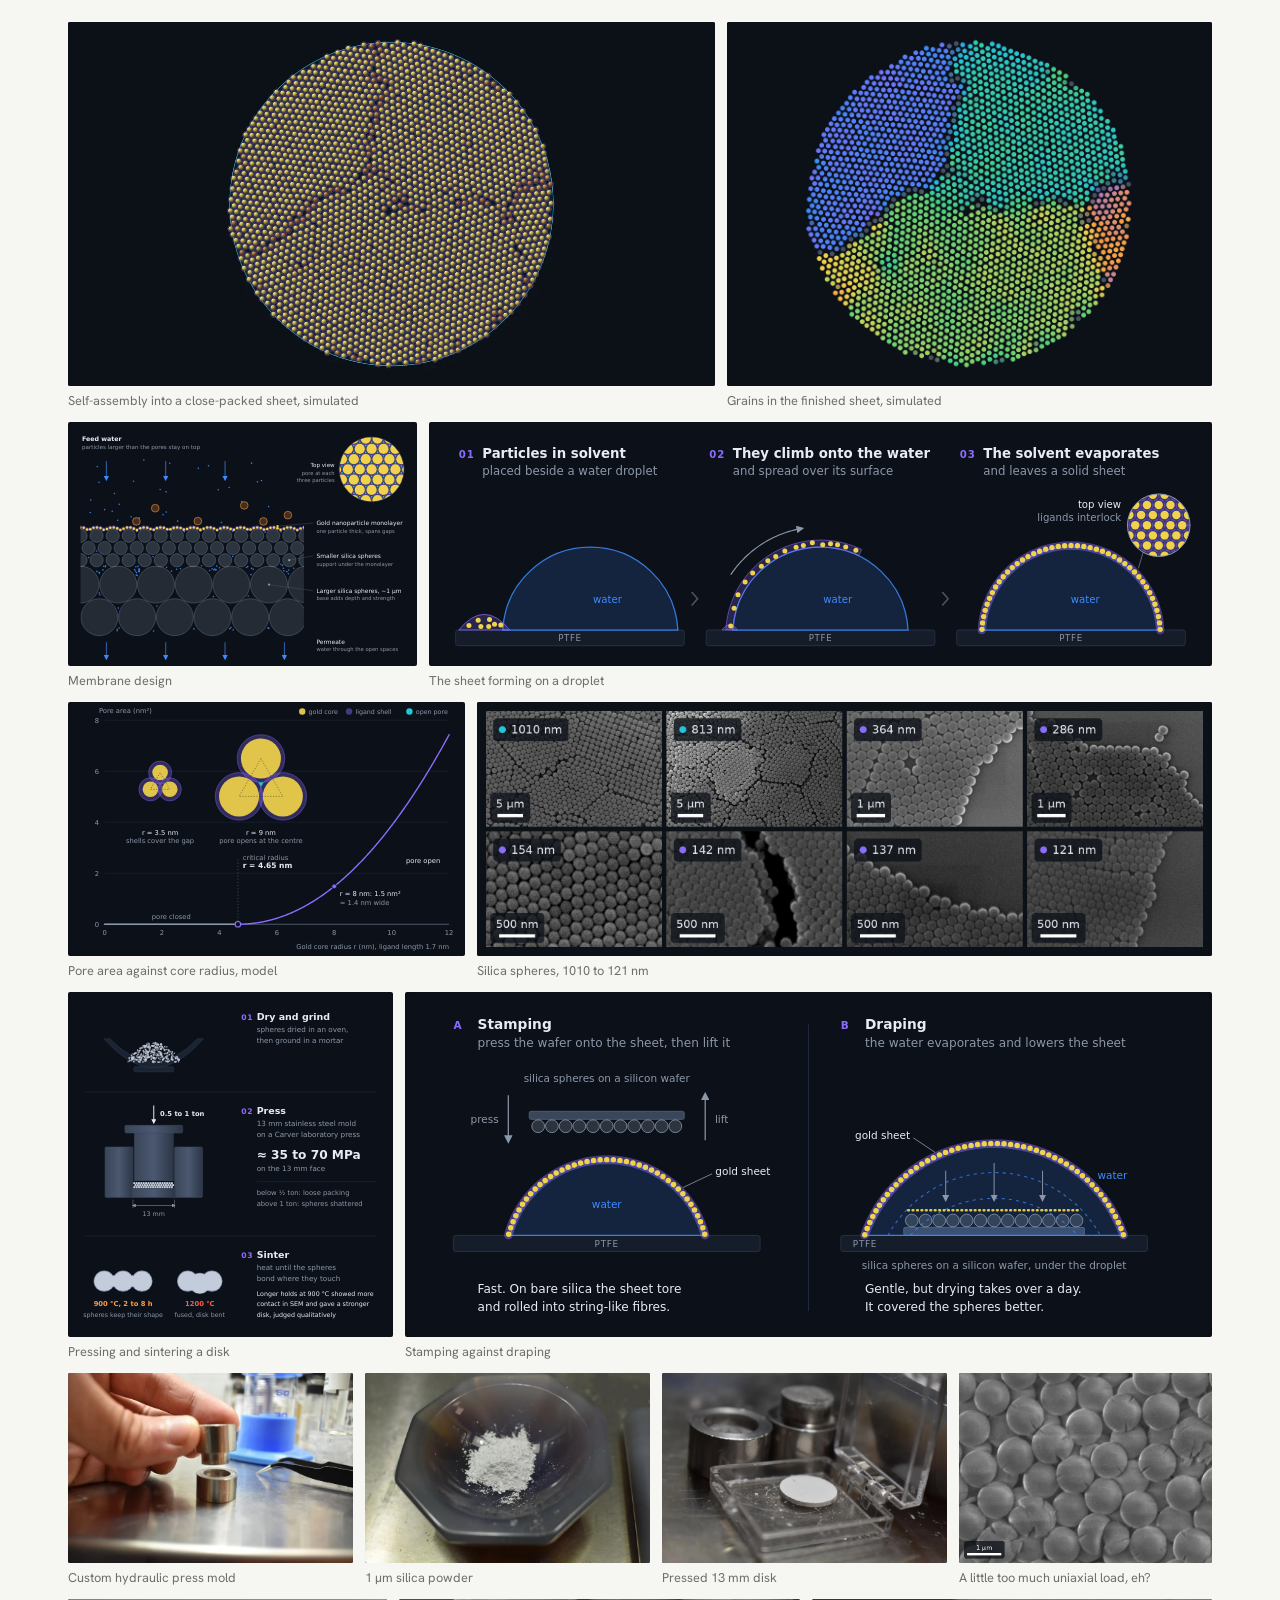
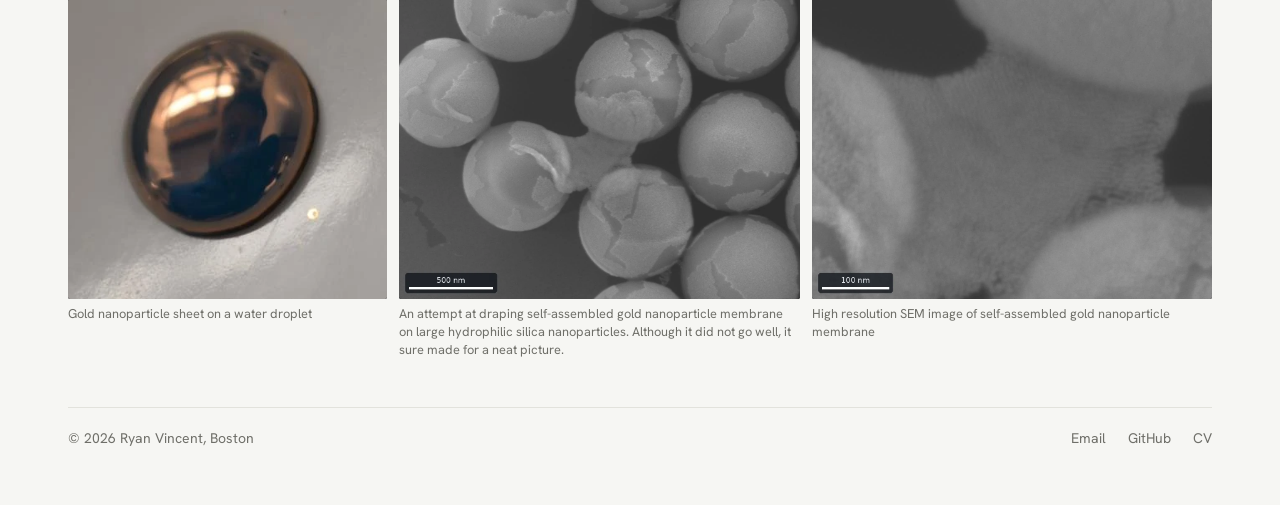
<file: materials.html>
<!doctype html>
<html lang="en">
<head>
<meta charset="utf-8">
<meta name="viewport" content="width=device-width, initial-scale=1, viewport-fit=cover">
<title>Materials science | Ryan Vincent</title>
<meta name="description" content="Materials for multiphoton lithography, quantum-dot perovskite scintillators, nanodiamond security tags and nanoparticle self-assembly.">
<link rel="canonical" href="https://corabeanz.github.io/materials.html">
<meta property="og:type" content="website">
<meta property="og:site_name" content="Ryan Vincent">
<meta property="og:url" content="https://corabeanz.github.io/materials.html">
<meta property="og:title" content="Materials science | Ryan Vincent">
<meta property="og:description" content="Materials for multiphoton lithography, quantum-dot perovskite scintillators, nanodiamond security tags and nanoparticle self-assembly.">
<meta property="og:image" content="https://corabeanz.github.io/assets/img/og/materials.jpg">
<meta property="og:image:width" content="1200">
<meta property="og:image:height" content="630">
<meta name="twitter:card" content="summary_large_image">
<link rel="icon" href="assets/img/favicon-32.png" sizes="32x32" type="image/png">
<link rel="icon" href="assets/img/favicon-192.png" sizes="192x192" type="image/png">
<link rel="apple-touch-icon" href="assets/img/apple-touch-icon.png">
<link rel="preconnect" href="https://fonts.googleapis.com">
<link rel="preconnect" href="https://fonts.gstatic.com" crossorigin>
<link rel="stylesheet" href="https://fonts.googleapis.com/css2?family=Hanken+Grotesk:wght@400..600&display=swap">
<link rel="stylesheet" href="assets/css/site.css">
<script>try{var t=localStorage.getItem("rv-theme");if(t==="light"||t==="dark")document.documentElement.setAttribute("data-theme",t)}catch(e){}</script>
</head>
<body>
<!-- @header -->
<a class="skip-link" href="#main">Skip to content</a>
<header class="site-header">
  <div class="wrap site-header__inner">
    <a class="brand" href="index.html">Ryan Vincent</a>
    <nav class="nav" aria-label="Main">
      <ul class="nav__list">
        <li><a class="nav__link" href="index.html">Home</a></li>
        <li><a class="nav__link" href="optics.html" aria-current="true">Work</a></li>
        <li><a class="nav__link" href="cv.html">CV</a></li>
        <li><a class="nav__link" href="cora.html">Cora</a></li>
      </ul>
      <button class="theme-toggle" type="button" data-theme-toggle aria-label="Switch theme">
        <svg class="i-moon" viewBox="0 0 24 24" fill="none" stroke="currentColor" stroke-width="1.7" stroke-linecap="round" stroke-linejoin="round"><path d="M20 14.5A8 8 0 1 1 9.5 4a6.5 6.5 0 0 0 10.5 10.5z"/></svg>
        <svg class="i-sun" viewBox="0 0 24 24" fill="none" stroke="currentColor" stroke-width="1.7" stroke-linecap="round"><circle cx="12" cy="12" r="4"/><path d="M12 2v2M12 20v2M2 12h2M20 12h2M4.9 4.9l1.4 1.4M17.7 17.7l1.4 1.4M4.9 19.1l1.4-1.4M17.7 6.3l1.4-1.4"/></svg>
      </button>
    </nav>
  </div>
</header>
<!-- /@header -->

<main id="main">
  <div class="band">
    <img class="band__img" src="assets/img/home/home-forest.webp" width="1536" height="1229" alt="">
    <div class="wrap">
      <h1 class="visually-hidden">Materials science</h1>
      <nav class="tabs" aria-label="Work">
      <a class="tab" href="optics.html">Optical systems, robotics &amp; spectroscopy</a>
      <a class="tab" href="materials.html" aria-current="page">Materials science</a>
      </nav>
    </div>
  </div>

  <section class="topic" id="multiphoton" aria-labelledby="multiphoton-title">
    <div class="wrap">
      <header class="topic__head">
        <h2 class="topic__title" id="multiphoton-title">Materials for multiphoton lithography</h2>
        <p class="topic__meta">Irradiant Technologies, 2023 to 2025</p>
        <p class="topic__lede">Developing nanoporous matrices to support 3D nanophotonic and nanoelectronic devices and engineering nanomaterials to react under multiphoton excitation.</p>
      </header>
      <div class="montage">
      <div class="montage__row">
        <figure class="tile" style="--ar:1.7778" data-note="Computed for this site. The pores are drawn far larger than real ones, and this helix was never printed.">
          <div class="tile__media"><video data-loop data-zoom muted playsinline preload="metadata" poster="assets/video/irradiant-gen-scaffold-writing-1080.webp" width="1920" height="1080" aria-label="Animation of a pink laser line sweeping through a sponge-like glass block as a glowing spiral grows upward from the bottom."><source src="assets/video/irradiant-gen-scaffold-writing-1080.mp4" type="video/mp4"></video></div>
          <figcaption>Line focus writing a helix, simulated</figcaption>
        </figure>
        <figure class="tile" style="--ar:1.6949" data-note="Computed with textbook parameters (NA 0.8, n = 1.45), not Irradiant&#x27;s optics.">
          <div class="tile__media"><img src="assets/img/irradiant/irradiant-gen-one-vs-two-photon-focus.webp" width="2000" height="1180" loading="lazy" data-zoom data-zoom-mobile="assets/img/irradiant/irradiant-gen-one-vs-two-photon-focus-mobile.webp" alt="Two side views of a focused light cone: green glow fills the whole cone on the left, and only a small spot at the focus glows on the right."></div>
          <figcaption>One- vs two-photon absorption, simulated</figcaption>
        </figure>
        <figure class="tile" style="--ar:1.5004">
          <div class="tile__media"><img src="assets/img/irradiant/irradiant-scaffold-wafer.webp" width="2000" height="1333" loading="lazy" data-zoom alt="Translucent round disc in a plastic case, with the multicolored Irradiant Technologies logo visible through it."></div>
          <figcaption>Nanoporous silica scaffold disc</figcaption>
        </figure>
      </div>
      <div class="montage__row">
        <figure class="tile" style="--ar:2.1516" data-note="Silver interconnects inside nanoporous silica: the whole piece and a close-up of the traces.">
          <div class="tile__media tile__media--bare"><img src="assets/img/irradiant/irradiant-silver-interconnects.webp" width="951" height="442" loading="lazy" data-zoom alt="Two photos: a clear disc with a dark circuit-like line pattern, and a close-up of the lines ending in round pads around the Irradiant logo."></div>
          <figcaption>Silver wiring written in glass</figcaption>
        </figure>
        <figure class="tile" style="--ar:1.0000" data-note="Inorganic nanoparticles patterned inside an acrylic hydrogel.">
          <div class="tile__media"><img src="assets/img/irradiant/irradiant-photo-hydrogel-nanoparticle-pattern.webp" width="1000" height="1000" loading="lazy" data-zoom alt="A small clear square of hydrogel in a petri dish, with four small green squares patterned inside it."></div>
          <figcaption>Nanoparticles in hydrogel</figcaption>
        </figure>
        <figure class="tile" style="--ar:1.0000">
          <div class="tile__media"><img src="assets/img/irradiant/irradiant-scaffold-patterning-glow.webp" width="1180" height="1180" loading="lazy" data-zoom alt="A small square sample glows bright green inside a petri dish in a dark room."></div>
          <figcaption>Patterning a piece of scaffold</figcaption>
        </figure>
        <figure class="tile" style="--ar:0.9077" data-note="Diffractive lenslet arrays written inside a nanoporous silica disc.">
          <div class="tile__media"><img src="assets/img/irradiant/irradiant-photo-lenslet-test-print.webp" width="1180" height="1300" loading="lazy" data-zoom alt="Fingertips hold a clear round disc against a dark background. Small written squares sit inside it, a few with a faint blue-green iridescent sheen."></div>
          <figcaption>Test print: thousands of tiny diffractive lenses printed inside nanoporous silica scaffold</figcaption>
        </figure>
      </div>
      <div class="montage__row">
        <figure class="tile" style="--ar:1.7778">
          <div class="tile__media"><video data-loop data-zoom muted playsinline preload="metadata" poster="assets/video/irradiant-superhydrophobic-droplets.webp" width="800" height="450" aria-label="Video: a pipette sets water drops on a small treated scaffold piece on a glass slide, and they bead up into round balls."><source src="assets/video/irradiant-superhydrophobic-droplets.mp4" type="video/mp4"></video></div>
          <figcaption>Water beading up on nanoporous silica scaffold treated with superhydrophobic ligands</figcaption>
        </figure>
        <figure class="tile" style="--ar:1.6849" data-note="Object-detector output on six microscope images of written structures. Each box marks the interference-fringe region, so the fringes can be measured without picking them out by hand.">
          <div class="tile__media"><img src="assets/img/irradiant/irradiant-ml-fringe-detection.webp" width="1294" height="768" loading="lazy" data-zoom alt="Six red-toned microscope images of rectangular written features, each with a labeled box around striped fringes."></div>
          <figcaption>Computer vision based automated optical metrology for diffractive elements and lenses</figcaption>
        </figure>
        <figure class="tile" style="--ar:1.6000" data-note="[Au₂₅(SCH₂CH₂Ph)₁₈]⁻, one of the metal nanoclusters studied as two-photon initiators: a 13-atom gold icosahedron inside six gold-sulfur staples and 18 phenylethyl ligands. Idealized from the published crystal structures (Heaven et al., 2008; Zhu et al., 2008), with modeled ligand shapes.">
          <div class="tile__media"><video data-loop data-zoom muted playsinline preload="metadata" poster="assets/video/irradiant-gen-au25-nanocluster.webp" width="1280" height="800" aria-label="Animation of a rotating ball-and-stick model of a gold nanocluster: a compact core of gold atoms ringed by orange sulfur atoms, with grey and white ligands sticking out."><source src="assets/video/irradiant-gen-au25-nanocluster.mp4" type="video/mp4"></video></div>
          <figcaption>Gold nanocluster initiator, rendered</figcaption>
        </figure>
      </div>
      </div>
    </div>
  </section>

  <section class="topic" id="scintillators" aria-labelledby="scintillators-title">
    <div class="wrap">
      <header class="topic__head">
        <h2 class="topic__title" id="scintillators-title">Quantum dot in perovskite based scintillators</h2>
        <p class="topic__meta">RadiantNano, 2021 to 2023</p>
        <p class="topic__lede">Solution-grown perovskite scintillators with quantum dots grown into the crystal as tunable emission centers.</p>
      </header>
      <div class="montage">
      <div class="montage__row">
        <figure class="tile" style="--ar:1.8033" data-note="Illustration, with numbers from my 2022 loading model, which assumes a 1.55 eV host gap: 100 keV gives about 25,806 electron-hole pairs.">
          <div class="tile__media"><img src="assets/img/radiantnano/radiantnano-scintillation-explainer.svg" width="604" height="335" loading="lazy" data-zoom data-zoom-mobile="assets/img/radiantnano/radiantnano-scintillation-explainer-narrow.svg" alt="A wavy violet X-ray enters a square perovskite grain and makes a burst; arrows lead to nearby pink dots, and wavy pink lines carry light to a detector bar."></div>
          <figcaption>One X-ray to many photons</figcaption>
        </figure>
        <figure class="tile" style="--ar:1.6000" data-note="Drawn translucent so the buried dot shows through.">
          <div class="tile__media"><img src="assets/img/radiantnano/radiantnano-heterocrystal-whole-crystal.webp" width="1600" height="1000" loading="lazy" data-zoom alt="A translucent blue cube of octahedra with a glowing cluster of orange and pink atoms at its center."></div>
          <figcaption>A dot inside the host crystal, rendered</figcaption>
        </figure>
        <figure class="tile" style="--ar:1.4237" data-note="Bulk literature values. The green bands mark ±2 % and ±5 % of the CsPbBr3 lattice constant.">
          <div class="tile__media"><img src="assets/img/radiantnano/radiantnano-bandgap-lattice-map.svg" width="604" height="424" loading="lazy" data-zoom data-zoom-mobile="assets/img/radiantnano/radiantnano-bandgap-lattice-map-narrow.svg" alt="Scatter plot of band gap against lattice constant for dot materials and perovskite hosts, with a green band marking lattice constants within 2 and 5 percent of CsPbBr3."></div>
          <figcaption>Band gap against lattice constant</figcaption>
        </figure>
      </div>
      <div class="montage__row">
        <figure class="tile" style="--ar:3.7736" data-note="Polymer nanocomposites, sintered cubes, inkjet-printed pixel arrays and single crystals. Drawn; the colors are arbitrary.">
          <div class="tile__media"><img src="assets/img/radiantnano/radiantnano-scintillator-form-factors.webp" width="2000" height="530" loading="lazy" data-zoom data-zoom-mobile="assets/img/radiantnano/radiantnano-scintillator-form-factors-narrow.webp" alt="Four glowing objects, each labeled: a bent green sheet flecked with grains, an orange cube made of grains, a yellow grid of printed dots, and a clear pink block with points of light inside."></div>
          <figcaption>The four scintillator forms I developed</figcaption>
        </figure>
        <figure class="tile" style="--ar:1.6735" data-note="The CsPbBr3 host absorbs below 551 nm; dots can emit across the visible and near-infrared. Not measured spectra.">
          <div class="tile__media"><img src="assets/img/radiantnano/radiantnano-tunable-emission.svg" width="590" height="352" loading="lazy" data-zoom data-zoom-mobile="assets/img/radiantnano/radiantnano-tunable-emission-narrow.svg" alt="A shaded region labeled host absorbs, ending at 551 nanometers, then seven bell-shaped emission peaks from yellow through red to infrared."></div>
          <figcaption>Tunable emission, illustrative</figcaption>
        </figure>
      </div>
      <div class="montage__row">
        <figure class="tile" style="--ar:1.3333">
          <div class="tile__media"><img src="assets/img/radiantnano/radiantnano-photo-sintered-cube.webp" width="1800" height="1350" loading="lazy" data-zoom alt="A small orange cube of sintered scintillator sitting in a white plastic weigh boat on a black lab bench."></div>
          <figcaption>Sintered scintillator cube</figcaption>
        </figure>
        <figure class="tile" style="--ar:1.3333">
          <div class="tile__media"><img src="assets/img/radiantnano/radiantnano-photo-schlenk-line.webp" width="1800" height="1350" loading="lazy" data-zoom alt="A glass Schlenk line with rows of stopcocks and tubing inside a fume hood, with a temperature controller and a separatory funnel."></div>
          <figcaption>Schlenk line</figcaption>
        </figure>
        <figure class="tile" style="--ar:0.7500">
          <div class="tile__media"><img src="assets/img/radiantnano/radiantnano-photo-uv-separatory-funnel.webp" width="1350" height="1800" loading="lazy" data-zoom alt="A separatory funnel on a ring stand glowing bright yellow-green under violet UV light in a fume hood."></div>
          <figcaption>Green emission under UV</figcaption>
        </figure>
        <figure class="tile" style="--ar:0.7500">
          <div class="tile__media"><img src="assets/img/radiantnano/radiantnano-photo-flexible-film.webp" width="1350" height="1800" loading="lazy" data-zoom alt="A gloved hand bending a thin, flexible orange film; a smaller square of the same film lies on the bench below."></div>
          <figcaption>Flexible nanocomposite film</figcaption>
        </figure>
      </div>
      </div>
    </div>
  </section>

  <section class="topic" id="nanodiamond" aria-labelledby="nanodiamond-title">
    <div class="wrap">
      <header class="topic__head">
        <h2 class="topic__title" id="nanodiamond-title">Nanodiamond security tags</h2>
        <p class="topic__meta">DUST Identity, 2020 to 2021</p>
        <p class="topic__lede">Fluorescent diamond nanoparticles as unclonable tags.</p>
      </header>
      <div class="montage">
      <div class="montage__row">
        <figure class="tile" style="--ar:1.6000" data-note="Green light excites NV⁻ centers in the diamond, which glow red to near-infrared. Drawn, not imaged.">
          <div class="tile__media"><img src="assets/img/dust/dust-nanodiamond-fluorescence.webp" width="1600" height="1000" loading="lazy" data-zoom alt="Red faceted diamond nanoparticles glowing in a dark space where a green beam of light passes through them."></div>
          <figcaption>Nanodiamond fluorescence, illustrative</figcaption>
        </figure>
        <figure class="tile" style="--ar:1.5385" data-note="Ink, aerosol conformal coating, thin film, epoxy molding compound and water-soluble tamper-resistant film. Drawn, not photographed.">
          <div class="tile__media"><img src="assets/img/dust/dust-product-forms.webp" width="1600" height="1040" loading="lazy" data-zoom alt="Five objects flecked with red points of light: a bottle of ink, a coated circuit board, a thin film peeling off a plate, a chip package and a wavy clear film."></div>
          <figcaption>Product forms, illustrative</figcaption>
        </figure>
      </div>
      </div>
    </div>
  </section>

  <section class="topic" id="self-assembly" aria-labelledby="self-assembly-title">
    <div class="wrap">
      <header class="topic__head">
        <h2 class="topic__title" id="self-assembly-title">Nanoparticle synthesis and self-assembly</h2>
        <p class="topic__meta">M.S. Physics, Marshall University, 2018 to 2019</p>
        <p class="topic__lede">Gold nanoparticle sheets one particle thick, self-assembled on water and laid over silica sphere supports as size-selective filters. Advised by Dr. Sean P. McBride.</p>
      </header>
      <div class="montage">
      <div class="montage__row">
        <figure class="tile" style="--ar:1.7778" data-note="A 2D Brownian-dynamics run of 2,200 particles, computed for this site. Not data from my experiment.">
          <div class="tile__media"><video data-loop data-zoom muted playsinline preload="metadata" poster="assets/video/masters-self-assembly-16x9.webp" width="1280" height="720" aria-label="Animation of gold dots that gather into small clusters, then lock into a hexagonal sheet as a circular boundary closes in."><source src="assets/video/masters-self-assembly-16x9.mp4" type="video/mp4"></video></div>
          <figcaption>Self-assembly into a close-packed sheet, simulated</figcaption>
        </figure>
        <figure class="tile" style="--ar:1.3333" data-note="Colored by the orientation of the local hexagonal lattice.">
          <div class="tile__media"><img src="assets/img/masters/masters-self-assembly-grains.webp" width="2000" height="1500" loading="lazy" data-zoom alt="A circle of packed dots split into a few large patches of blue, teal and green separated by thin grey lines."></div>
          <figcaption>Grains in the finished sheet, simulated</figcaption>
        </figure>
      </div>
      <div class="montage__row">
        <figure class="tile" style="--ar:1.4286" data-note="Schematic, not to scale. A gold sheet sets the pore size; smaller silica spheres support it and larger ones add strength.">
          <div class="tile__media"><img src="assets/img/masters/masters-membrane-stack.svg" width="1000" height="700" loading="lazy" data-zoom data-zoom-mobile="assets/img/masters/masters-membrane-stack-mobile.svg" alt="Diagram of water flowing down through a thin row of gold dots, rows of small grey circles and rows of large grey circles."></div>
          <figcaption>Membrane design</figcaption>
        </figure>
        <figure class="tile" style="--ar:3.2051" data-note="Side view, not to scale.">
          <div class="tile__media"><img src="assets/img/masters/masters-droplet-assembly.svg" width="1000" height="312" loading="lazy" data-zoom data-zoom-mobile="assets/img/masters/masters-droplet-assembly-mobile.svg" alt="Three side views of a water droplet on a PTFE block: gold particles in a solvent puddle beside it, the particles climbing onto the droplet, and a continuous single layer covering it."></div>
          <figcaption>The sheet forming on a droplet</figcaption>
        </figure>
      </div>
      <div class="montage__row">
        <figure class="tile" style="--ar:1.5625" data-note="From the pore model in my thesis, with a 1.7 nm ligand. The pore opens above r = 4.65 nm.">
          <div class="tile__media"><img src="assets/img/masters/masters-pore-area-vs-radius.svg" width="1000" height="640" loading="lazy" data-zoom data-zoom-mobile="assets/img/masters/masters-pore-area-vs-radius-mobile.svg" alt="Line chart of pore area against core radius from 0 to 12 nm: zero up to 4.65 nm, then rising."></div>
          <figcaption>Pore area against core radius, model</figcaption>
        </figure>
        <figure class="tile" style="--ar:2.8980" data-note="SEM. Cyan marks the semibatch route, violet seeded regrowth.">
          <div class="tile__media"><img src="assets/img/masters/masters-silica-size-ladder.webp" width="1988" height="686" loading="lazy" data-zoom data-zoom-mobile="assets/img/masters/masters-silica-size-ladder-mobile.webp" alt="Eight electron micrographs of tightly packed spheres, each labeled with its diameter, from 1010 nm down to 121 nm."></div>
          <figcaption>Silica spheres, 1010 to 121 nm</figcaption>
        </figure>
      </div>
      <div class="montage__row">
        <figure class="tile" style="--ar:0.9399" data-note="Not to scale. 0.5 to 1 ton over a 13 mm face is about 35 to 70 MPa.">
          <div class="tile__media"><img src="assets/img/masters/masters-disk-press-sinter.svg" width="720" height="766" loading="lazy" data-zoom data-zoom-mobile="assets/img/masters/masters-disk-press-sinter-mobile.svg" alt="Three steps: powder in a mortar, a steel mold pressing it into a thin layer, and spheres joined by necks after sintering."></div>
          <figcaption>Pressing and sintering a disk</figcaption>
        </figure>
        <figure class="tile" style="--ar:2.3364" data-note="Not to scale.">
          <div class="tile__media"><img src="assets/img/masters/masters-stamping-vs-draping.svg" width="1000" height="428" loading="lazy" data-zoom data-zoom-mobile="assets/img/masters/masters-stamping-vs-draping-mobile.svg" alt="Two side-view diagrams: a wafer of silica spheres pressed onto a gold-coated droplet, and a wafer under a shrinking droplet as the gold sheet descends onto the spheres."></div>
          <figcaption>Stamping against draping</figcaption>
        </figure>
      </div>
      <div class="montage__row">
        <figure class="tile" style="--ar:1.5010">
          <div class="tile__media"><img src="assets/img/masters/masters-photo-press-mold.webp" width="785" height="523" loading="lazy" data-zoom alt="A hand lifting a short steel cylinder off a matching steel ring on a lab bench."></div>
          <figcaption>Custom hydraulic press mold</figcaption>
        </figure>
        <figure class="tile" style="--ar:1.5000">
          <div class="tile__media"><img src="assets/img/masters/masters-photo-silica-powder.webp" width="894" height="596" loading="lazy" data-zoom alt="A small heap of white powder in a dark octagonal dish."></div>
          <figcaption>1 µm silica powder</figcaption>
        </figure>
        <figure class="tile" style="--ar:1.5000">
          <div class="tile__media"><img src="assets/img/masters/masters-photo-pressed-disk.webp" width="894" height="596" loading="lazy" data-zoom alt="A thin white disk in an open plastic box, with the steel mold parts behind it."></div>
          <figcaption>Pressed 13 mm disk</figcaption>
        </figure>
        <figure class="tile" style="--ar:1.3333" data-note="SEM of polydisperse 1 µm silica spheres pressed at 2 tons in the 13 mm mold. At 1 ton they stayed whole.">
          <div class="tile__media"><img src="assets/img/masters/masters-sem-cracked-spheres.webp" width="400" height="300" loading="lazy" data-zoom data-zoom-src="assets/img/masters/masters-sem-cracked-spheres-full.webp" alt="Electron micrograph of packed silica spheres, many split by fine cracks across their faces. 1 µm scale bar."></div>
          <figcaption>A little too much uniaxial load, eh?</figcaption>
        </figure>
      </div>
      <div class="montage__row">
        <figure class="tile" style="--ar:1.0637" data-note="Self-assembled gold nanoparticle monolayer coating a water droplet, top view.">
          <div class="tile__media"><img src="assets/img/masters/masters-photo-gold-sheet-droplet.webp" width="384" height="361" loading="lazy" data-zoom alt="A water droplet coated in a shiny gold-bronze nanoparticle film, sitting on a pale grey surface and photographed from above."></div>
          <figcaption>Gold nanoparticle sheet on a water droplet</figcaption>
        </figure>
        <figure class="tile tile--phone-wide" style="--ar:1.3333" data-note="SEM of 780 nm spheres.">
          <div class="tile__media"><img src="assets/img/masters/masters-sem-monolayer-flakes-hydrophilic.webp" width="1280" height="960" loading="lazy" data-zoom alt="Electron micrograph of round spheres partly covered by curled, broken flakes of film. 500 nm scale bar."></div>
          <figcaption>An attempt at draping self-assembled gold nanoparticle membrane on large hydrophilic silica nanoparticles. Although it did not go well, it sure made for a neat picture.</figcaption>
        </figure>
        <figure class="tile" style="--ar:1.3333" data-note="SEM. A rare spot where the sheet spans three 780 nm spheres.">
          <div class="tile__media"><img src="assets/img/masters/masters-sem-monolayer-spanning-gap.webp" width="1280" height="960" loading="lazy" data-zoom alt="Close-up electron micrograph of three large curved sphere surfaces with a thin textured film stretched across the space between them. 100 nm scale bar."></div>
          <figcaption>High resolution SEM image of self-assembled gold nanoparticle membrane</figcaption>
        </figure>
      </div>
      </div>
    </div>
  </section>
</main>

<!-- @footer -->
<footer class="site-footer">
  <div class="wrap">
    <div class="site-footer__inner">
      <p>© <span data-year>2026</span> Ryan Vincent, Boston</p>
      <ul class="site-footer__links">
        <li><a href="mailto:VincentRyanBaker@gmail.com">Email</a></li>
        <li><a href="https://github.com/CoraBeanz" rel="noopener">GitHub</a></li>
        <li><a href="cv.html">CV</a></li>
      </ul>
    </div>
  </div>
</footer>
<script src="assets/js/site.js"></script>
<!-- /@footer -->
</body>
</html>
</file>
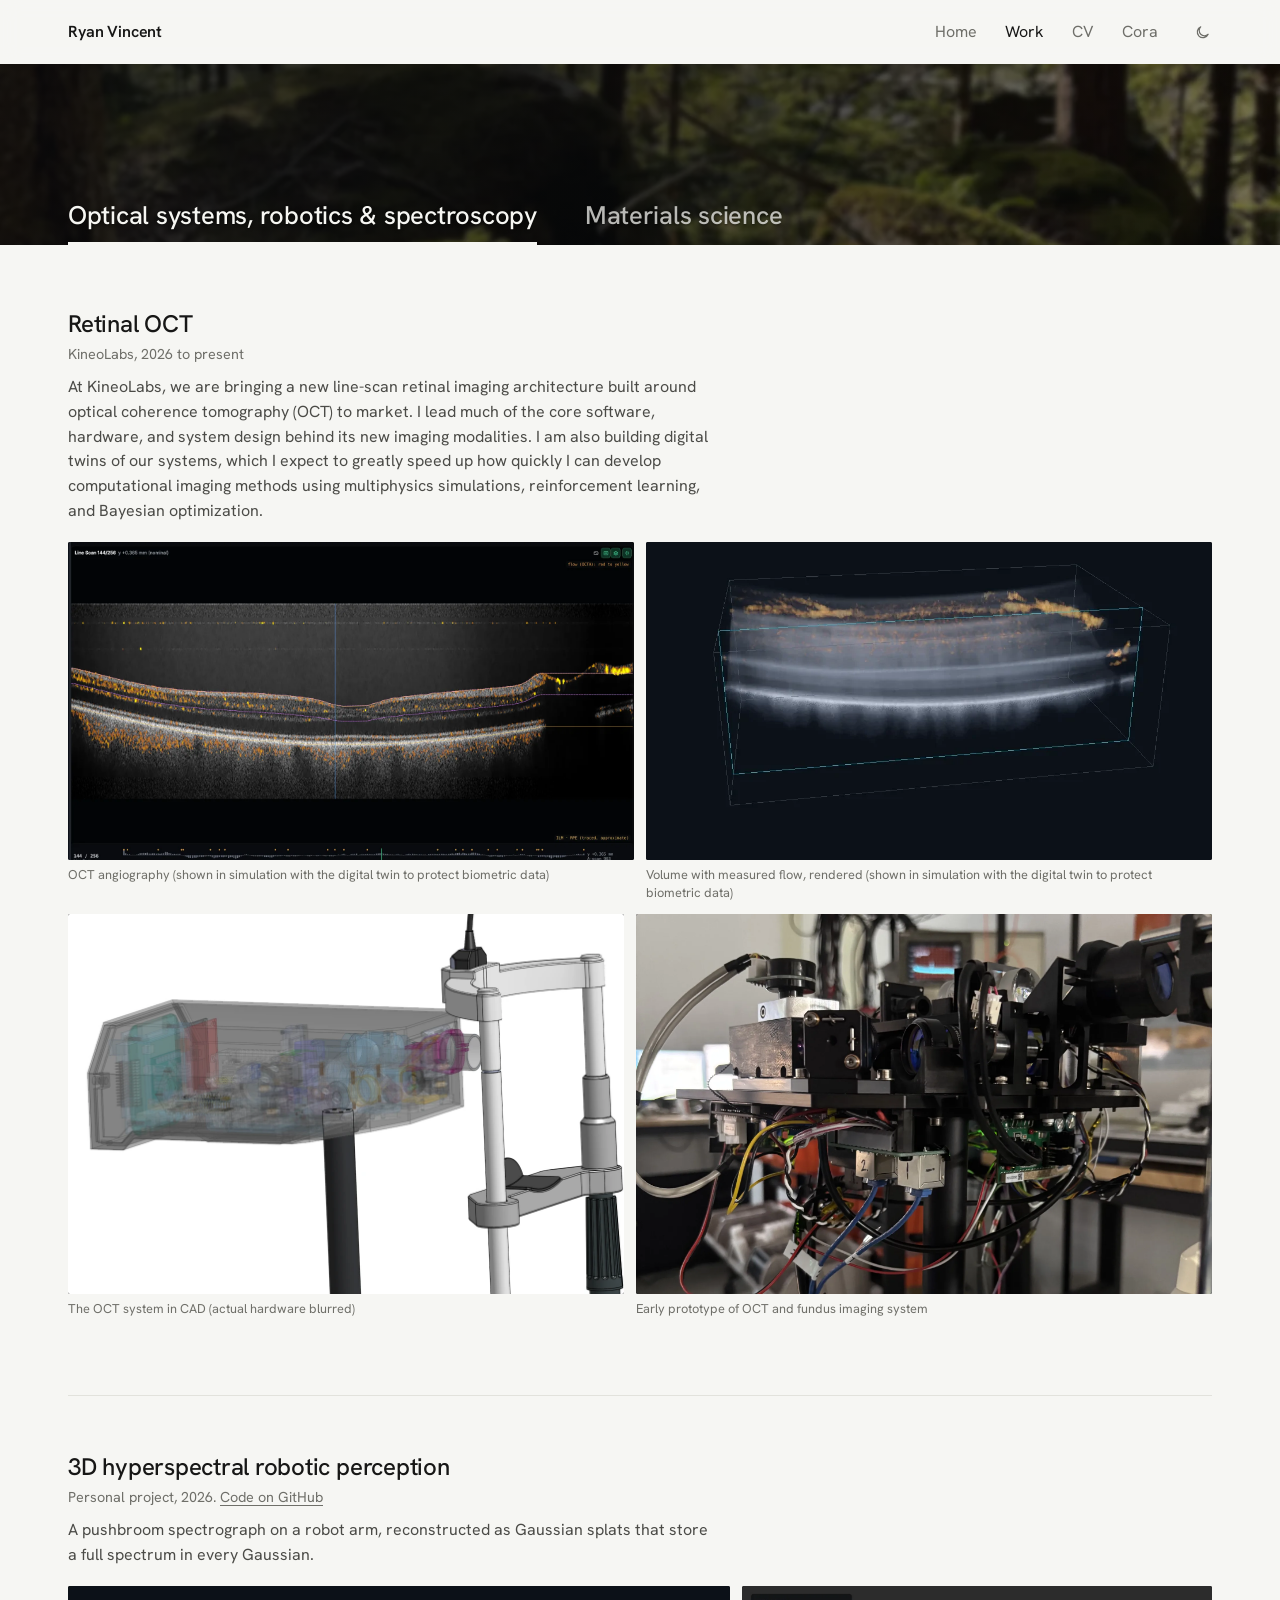
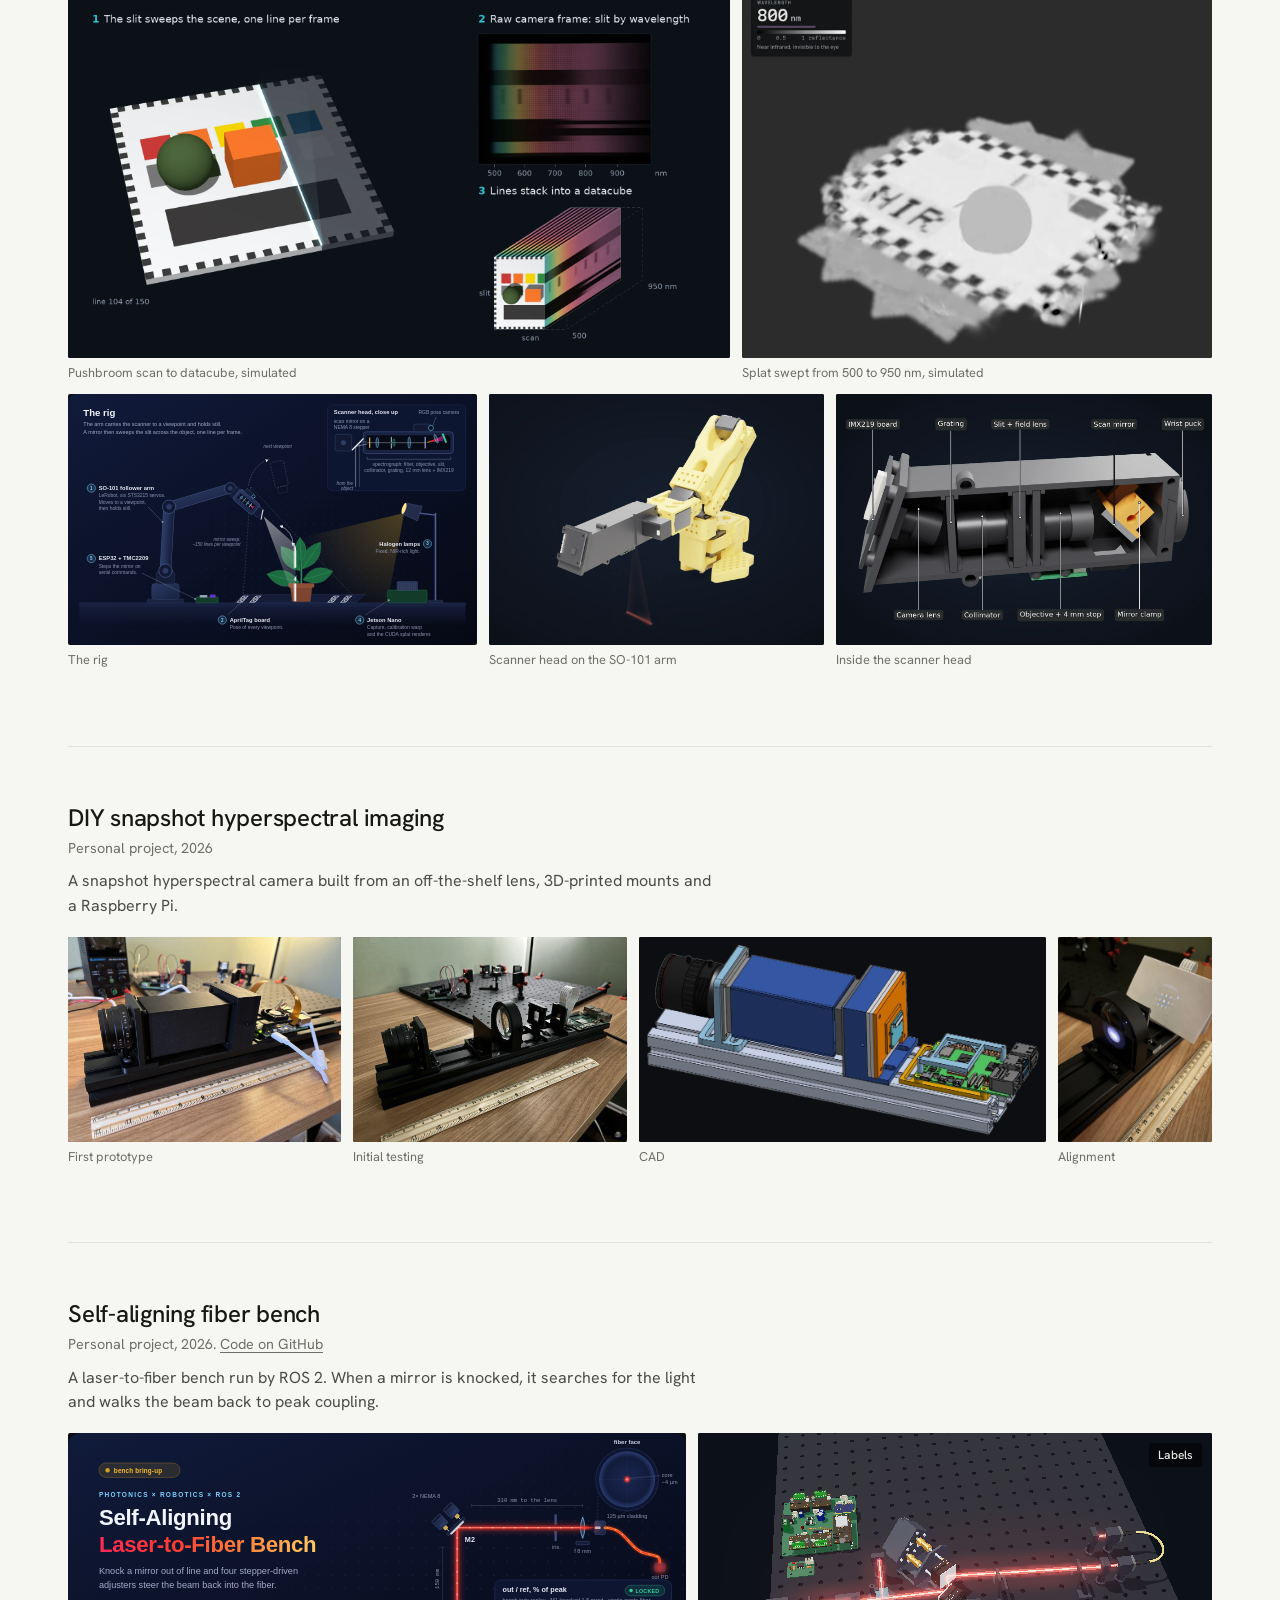
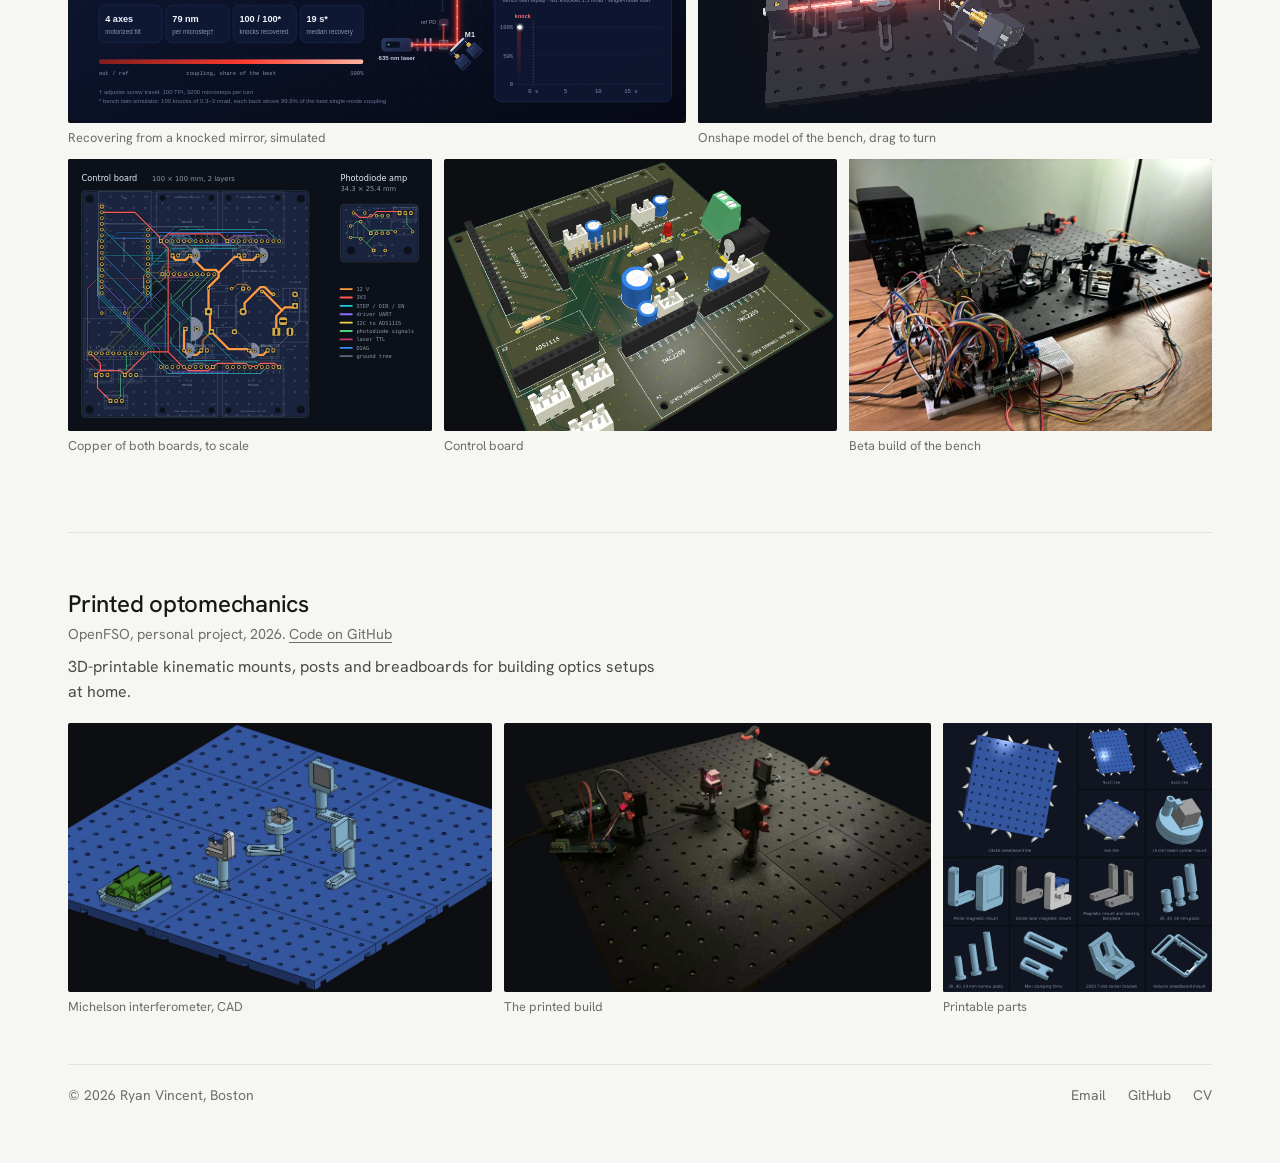
<file: optics.html>
<!doctype html>
<html lang="en">
<head>
<meta charset="utf-8">
<meta name="viewport" content="width=device-width, initial-scale=1, viewport-fit=cover">
<title>Optical systems, robotics &amp; spectroscopy | Ryan Vincent</title>
<meta name="description" content="Retinal OCT at KineoLabs, and my own instruments: hyperspectral robotic perception, a snapshot hyperspectral camera, a self-aligning fiber bench and printed optomechanics.">
<link rel="canonical" href="https://corabeanz.github.io/optics.html">
<meta property="og:type" content="website">
<meta property="og:site_name" content="Ryan Vincent">
<meta property="og:url" content="https://corabeanz.github.io/optics.html">
<meta property="og:title" content="Optical systems, robotics &amp; spectroscopy | Ryan Vincent">
<meta property="og:description" content="Retinal OCT at KineoLabs, and my own instruments: hyperspectral robotic perception, a snapshot hyperspectral camera, a self-aligning fiber bench and printed optomechanics.">
<meta property="og:image" content="https://corabeanz.github.io/assets/img/og/optics.jpg">
<meta property="og:image:width" content="1200">
<meta property="og:image:height" content="630">
<meta name="twitter:card" content="summary_large_image">
<link rel="icon" href="assets/img/favicon-32.png" sizes="32x32" type="image/png">
<link rel="icon" href="assets/img/favicon-192.png" sizes="192x192" type="image/png">
<link rel="apple-touch-icon" href="assets/img/apple-touch-icon.png">
<link rel="preconnect" href="https://fonts.googleapis.com">
<link rel="preconnect" href="https://fonts.gstatic.com" crossorigin>
<link rel="stylesheet" href="https://fonts.googleapis.com/css2?family=Hanken+Grotesk:wght@400..600&display=swap">
<link rel="stylesheet" href="assets/css/site.css">
<script>try{var t=localStorage.getItem("rv-theme");if(t==="light"||t==="dark")document.documentElement.setAttribute("data-theme",t)}catch(e){}</script>
<script type="importmap">{"imports":{"three":"./assets/vendor/three/build/three.module.min.js","three/addons/":"./assets/vendor/three/examples/jsm/"}}</script>
</head>
<body>
<!-- @header -->
<a class="skip-link" href="#main">Skip to content</a>
<header class="site-header">
  <div class="wrap site-header__inner">
    <a class="brand" href="index.html">Ryan Vincent</a>
    <nav class="nav" aria-label="Main">
      <ul class="nav__list">
        <li><a class="nav__link" href="index.html">Home</a></li>
        <li><a class="nav__link" href="optics.html" aria-current="page">Work</a></li>
        <li><a class="nav__link" href="cv.html">CV</a></li>
        <li><a class="nav__link" href="cora.html">Cora</a></li>
      </ul>
      <button class="theme-toggle" type="button" data-theme-toggle aria-label="Switch theme">
        <svg class="i-moon" viewBox="0 0 24 24" fill="none" stroke="currentColor" stroke-width="1.7" stroke-linecap="round" stroke-linejoin="round"><path d="M20 14.5A8 8 0 1 1 9.5 4a6.5 6.5 0 0 0 10.5 10.5z"/></svg>
        <svg class="i-sun" viewBox="0 0 24 24" fill="none" stroke="currentColor" stroke-width="1.7" stroke-linecap="round"><circle cx="12" cy="12" r="4"/><path d="M12 2v2M12 20v2M2 12h2M20 12h2M4.9 4.9l1.4 1.4M17.7 17.7l1.4 1.4M4.9 19.1l1.4-1.4M17.7 6.3l1.4-1.4"/></svg>
      </button>
    </nav>
  </div>
</header>
<!-- /@header -->

<main id="main">
  <div class="band">
    <img class="band__img" src="assets/img/home/home-forest.webp" width="1536" height="1229" alt="">
    <div class="wrap">
      <h1 class="visually-hidden">Optical systems, robotics &amp; spectroscopy</h1>
      <nav class="tabs" aria-label="Work">
      <a class="tab" href="optics.html" aria-current="page">Optical systems, robotics &amp; spectroscopy</a>
      <a class="tab" href="materials.html">Materials science</a>
      </nav>
    </div>
  </div>

  <section class="topic" id="oct" aria-labelledby="oct-title">
    <div class="wrap">
      <header class="topic__head">
        <h2 class="topic__title" id="oct-title">Retinal OCT</h2>
        <p class="topic__meta">KineoLabs, 2026 to present</p>
        <p class="topic__lede">At KineoLabs, we are bringing a new line-scan retinal imaging architecture built around optical coherence tomography (OCT) to market. I lead much of the core software, hardware, and system design behind its new imaging modalities. I am also building digital twins of our systems, which I expect to greatly speed up how quickly I can develop computational imaging methods using multiphysics simulations, reinforcement learning, and Bayesian optimization.</p>
      </header>
      <div class="montage">
      <div class="montage__row">
        <figure class="tile" style="--ar:1.7778" data-note="The KineoLabs app reviewing OCT angiography on the digital twin&#x27;s synthetic eye, with flow drawn in red to yellow. Registration uses bscanReg and the processing builds on OCTproZ, open-source projects by Miroslav Zabic.">
          <div class="tile__media"><video data-loop data-zoom muted playsinline preload="metadata" poster="assets/img/kineolabs/kineolabs-line-scan-flow-poster.webp" width="1600" height="900" aria-label="Screen recording of OCT Line Scans of a simulated retina with blood flow drawn in red to yellow, stepping through the scans and then zooming out to the review layout."><source src="assets/video/kineolabs-line-scan-flow.mp4" type="video/mp4"></video></div>
          <figcaption>OCT angiography (shown in simulation with the digital twin to protect biometric data)</figcaption>
        </figure>
        <figure class="tile" style="--ar:1.7778" data-note="A digital-twin Volume Scan with the app&#x27;s flow in amber. Depth is stretched 3×.">
          <div class="tile__media"><video data-loop data-zoom data-loop-btn="top-right" muted playsinline preload="metadata" poster="assets/video/kineolabs-twin-volume-rotate.webp" width="1056" height="594" aria-label="Video of a rotating 3D retina volume with amber vessels and a cyan plane sweeping front to back."><source src="assets/video/kineolabs-twin-volume-rotate.mp4" type="video/mp4"></video></div>
          <figcaption>Volume with measured flow, rendered (shown in simulation with the digital twin to protect biometric data)</figcaption>
        </figure>
      </div>
      <div class="montage__row">
        <figure class="tile" style="--ar:1.4621">
          <div class="tile__media"><img src="assets/img/kineolabs/kineolabs-oct-imager-cad.webp" width="1120" height="766" loading="lazy" data-zoom alt="CAD model of the OCT imager with a see-through housing, mounted beside a chin and head rest."></div>
          <figcaption>The OCT system in CAD (actual hardware blurred)</figcaption>
        </figure>
        <figure class="tile" style="--ar:1.5140">
          <div class="tile__media"><img src="assets/img/kineolabs/kineolabs-oct-imager-photo.webp" width="2000" height="1321" loading="lazy" data-zoom alt="Photo of the OCT imager on its post: lenses and mounts on a black optics plate, with circuit boards and wiring underneath."></div>
          <figcaption>Early prototype of OCT and fundus imaging system</figcaption>
        </figure>
      </div>
      </div>
    </div>
  </section>

  <section class="topic" id="hyperspectral" aria-labelledby="hyperspectral-title">
    <div class="wrap">
      <header class="topic__head">
        <h2 class="topic__title" id="hyperspectral-title">3D hyperspectral robotic perception</h2>
        <p class="topic__meta">Personal project, 2026. <a href="https://github.com/CoraBeanz/linescan-hyperspectral-splatting" rel="noopener">Code on GitHub</a></p>
        <p class="topic__lede">A pushbroom spectrograph on a robot arm, reconstructed as Gaussian splats that store a full spectrum in every Gaussian.</p>
      </header>
      <div class="montage">
      <div class="montage__row">
        <figure class="tile" style="--ar:1.7778" data-note="Rendered from the scene, spectra and synthetic spectrograph in my simulator, not measured.">
          <div class="tile__media"><video data-loop data-zoom muted playsinline preload="metadata" poster="assets/video/hyperspectral-pushbroom-scan.webp" width="1920" height="1080" aria-label="Animation: a bright line sweeps across a small board with paint patches, a green ball and an orange box, while a camera frame shows that line spread into a spectrum and a stack of lines grows into a cube."><source src="assets/video/hyperspectral-pushbroom-scan.mp4" type="video/mp4"></video></div>
          <figcaption>Pushbroom scan to datacube, simulated</figcaption>
        </figure>
        <figure class="tile" style="--ar:1.2623" data-note="Trained from 16 synthetic sweeps. The word NIR appears past 740 nm, where the dye turns clear.">
          <div class="tile__media"><video data-loop data-zoom muted playsinline preload="metadata" poster="assets/video/hyperspectral-splat-wavelength-sweep.webp" width="1280" height="1014" aria-label="Animation of a grey-scale 3D board scene whose brightness changes with wavelength; a readout counts from 500 to 950 nm while a word appears on a dark panel."><source src="assets/video/hyperspectral-splat-wavelength-sweep.mp4" type="video/mp4"></video></div>
          <figcaption>Splat swept from 500 to 950 nm, simulated</figcaption>
        </figure>
      </div>
      <div class="montage__row">
        <figure class="tile" style="--ar:1.6327" data-note="The arm sets a viewpoint, the mirror sweeps the slit across the object, and a Jetson Nano and an ESP32 run it.">
          <div class="tile__media"><img src="assets/img/hyperspectral/rig-diagram.svg" width="1280" height="784" loading="lazy" data-zoom data-zoom-mobile="assets/img/hyperspectral/hyperspectral-rig-diagram-mobile.svg" alt="Diagram of the SO-101 arm holding the scanner head over a plant on an AprilTag board, with halogen lamps, a Jetson Nano and the ESP32 controller on the table, and an inset of the parts inside the head."></div>
          <figcaption>The rig</figcaption>
        </figure>
        <figure class="tile" style="--ar:1.3333" data-note="My FreeCAD model, rendered in Blender. The arm is TheRobotStudio&#x27;s SO-⁠101 (Apache-2.0); the head and housing are mine.">
          <div class="tile__media"><img src="assets/img/hyperspectral/hyperspectral-cad-rig-dark.webp" width="1168" height="876" loading="lazy" data-zoom alt="Render of a yellow SO-101 robot arm, folded, holding a grey box-shaped scanner head; a faint red fan runs from the head down to a red line on the table."></div>
          <figcaption>Scanner head on the SO-⁠101 arm</figcaption>
        </figure>
        <figure class="tile" style="--ar:1.5000" data-note="Scan mirror, objective, slit, collimator, grating and IMX219 camera on one optical axis.">
          <div class="tile__media"><img src="assets/img/hyperspectral/hyperspectral-cad-head-open-dark.webp" width="1500" height="1000" loading="lazy" data-zoom alt="CAD render of the scanner head with its lid removed and labels on the IMX219 board, camera lens, grating, collimator, slit and field lens, objective, scan mirror, mirror clamp and wrist puck."></div>
          <figcaption>Inside the scanner head</figcaption>
        </figure>
      </div>
      </div>
    </div>
  </section>

  <section class="topic" id="snapshot-hsi" aria-labelledby="snapshot-hsi-title">
    <div class="wrap">
      <header class="topic__head">
        <h2 class="topic__title" id="snapshot-hsi-title">DIY snapshot hyperspectral imaging</h2>
        <p class="topic__meta">Personal project, 2026</p>
        <p class="topic__lede">A snapshot hyperspectral camera built from an off-the-shelf lens, 3D-printed mounts and a Raspberry Pi.</p>
      </header>
      <div class="montage">
      <div class="montage__row">
        <figure class="tile" style="--ar:1.3333">
          <div class="tile__media"><img src="assets/img/snapshot-hsi/snapshot-hsi-assembled.webp" width="2000" height="1500" loading="lazy" data-zoom alt="Photo of a black camera on an aluminium rail: a lens, a printed box housing and a camera back, with a Raspberry Pi behind it and a ruler in front."></div>
          <figcaption>First prototype</figcaption>
        </figure>
        <figure class="tile" style="--ar:1.3333">
          <div class="tile__media"><img src="assets/img/snapshot-hsi/snapshot-hsi-open.webp" width="2000" height="1500" loading="lazy" data-zoom alt="Photo of the same rail with the housing removed, showing the lens, a large lens in a printed mount, two printed holders and the Raspberry Pi camera on its ribbon cable."></div>
          <figcaption>Initial testing</figcaption>
        </figure>
        <figure class="tile" style="--ar:1.9881">
          <div class="tile__media"><img src="assets/img/snapshot-hsi/snapshot-hsi-cad.webp" width="2000" height="1006" loading="lazy" data-zoom alt="CAD render of the camera on its rail in color: black lens, blue housing, orange camera plate and a green Raspberry Pi in a printed tray."></div>
          <figcaption>CAD</figcaption>
        </figure>
        <figure class="tile" style="--ar:0.7500">
          <div class="tile__media"><img src="assets/img/snapshot-hsi/snapshot-hsi-dispersion.webp" width="1500" height="2000" loading="lazy" data-zoom alt="Photo of a lens on the rail projecting a white spot ringed by small rainbow-colored spots onto a white card."></div>
          <figcaption>Alignment</figcaption>
        </figure>
      </div>
      </div>
    </div>
  </section>

  <section class="topic" id="fiber-bench" aria-labelledby="fiber-bench-title">
    <div class="wrap">
      <header class="topic__head">
        <h2 class="topic__title" id="fiber-bench-title">Self-aligning fiber bench</h2>
        <p class="topic__meta">Personal project, 2026. <a href="https://github.com/CoraBeanz/ROS-Optics-Bench" rel="noopener">Code on GitHub</a></p>
        <p class="topic__lede">A laser-to-fiber bench run by ROS 2. When a mirror is knocked, it searches for the light and walks the beam back to peak coupling.</p>
      </header>
      <div class="montage">
      <div class="montage__row">
        <figure class="tile" style="--ar:2.1333" data-note="Replays one run of my bench twin: back to peak coupling in 17 s.">
          <div class="tile__media"><img src="assets/img/opensource/ros-banner.svg" width="1280" height="600" loading="lazy" data-zoom data-zoom-mobile="assets/img/opensource/opensource-ros-banner-mobile.svg" alt="Top view of the bench: a 635 nm beam folds off motorized mirrors M1 and M2 into a single-mode fiber. M1 is knocked, M2 searches in a square spiral until it finds the light, and both mirrors walk the beam back to its peak while a chart plots the coupling."></div>
          <figcaption>Recovering from a knocked mirror, simulated</figcaption>
        </figure>
        <figure class="tile" style="--ar:1.7762">
          <div class="tile__media"><div class="viewer" data-module="assets/js/opensource-ros-bench.js"><img class="viewer__poster" src="assets/img/opensource/ros-bench-3d-poster.webp" width="2000" height="1126" loading="lazy" alt="3D view of the bench on its printed hole-grid base, with the laser, motorized mirrors, irises, asphere, fiber mounts, photodiodes and control board."></div></div>
          <figcaption>Onshape model of the bench, drag to turn</figcaption>
        </figure>
      </div>
      <div class="montage__row">
        <figure class="tile" style="--ar:1.3357">
          <div class="tile__media"><img src="assets/img/opensource/ros-pcb-layouts.svg" width="160" height="120" loading="lazy" data-zoom alt="Copper layout of the control board and the photodiode amplifier board, drawn to the same scale from the KiCad files, with tracks colored by what they carry."></div>
          <figcaption>Copper of both boards, to scale</figcaption>
        </figure>
        <figure class="tile" style="--ar:1.4417" data-note="Sockets for the ESP32 Feather V2, four TMC2209 drivers and the ADS1115.">
          <div class="tile__media"><img src="assets/img/opensource/ros-pcb-control-board-3d.webp" width="1335" height="926" loading="lazy" data-zoom alt="KiCad 3D render of the green control board with sockets for the ESP32 Feather V2, the ADS1115 and four TMC2209 drivers."></div>
          <figcaption>Control board</figcaption>
        </figure>
        <figure class="tile" style="--ar:1.3333">
          <div class="tile__media"><img src="assets/img/opensource/ros-bench-beta-photo.webp" width="2000" height="1500" loading="lazy" data-zoom alt="Photo of the beta bench: a black printed hole-grid base with mirror mounts, a cube beamsplitter and fiber mounts, wired to stepper drivers on breadboards, with a bench power supply behind."></div>
          <figcaption>Beta build of the bench</figcaption>
        </figure>
      </div>
      </div>
    </div>
  </section>

  <section class="topic" id="optomechanics" aria-labelledby="optomechanics-title">
    <div class="wrap">
      <header class="topic__head">
        <h2 class="topic__title" id="optomechanics-title">Printed optomechanics</h2>
        <p class="topic__meta">OpenFSO, personal project, 2026. <a href="https://github.com/CoraBeanz/OpenFSO" rel="noopener">Code on GitHub</a></p>
        <p class="topic__lede">3D-printable kinematic mounts, posts and breadboards for building optics setups at home.</p>
      </header>
      <div class="montage">
      <div class="montage__row">
        <figure class="tile" style="--ar:1.5762">
          <div class="tile__media"><img src="assets/img/opensource/openfso-michelson-cad.webp" width="1800" height="1142" loading="lazy" data-zoom alt="CAD render of a printed breadboard of blue tiles carrying an Arduino in its mount, a diode laser mount, a beam splitter cube on a post and two mirror mounts at right angles."></div>
          <figcaption>Michelson interferometer, CAD</figcaption>
        </figure>
        <figure class="tile" style="--ar:1.5845">
          <div class="tile__media"><img src="assets/img/opensource/openfso-michelson-printed.webp" width="1800" height="1136" loading="lazy" data-zoom alt="Photo of the printed interferometer on a black printed breadboard: an Arduino wired to the laser mount, a beam splitter cube glowing red on its post, and two mirror mounts with red adjuster knobs."></div>
          <figcaption>The printed build</figcaption>
        </figure>
        <figure class="tile" style="--ar:1.0000">
          <div class="tile__media"><img src="assets/img/opensource/openfso-parts-sheet.webp" width="1600" height="1600" loading="lazy" data-zoom alt="Grid of CAD renders of breadboard tiles, magnetic kinematic mounts, posts, clamping forks and other printable parts."></div>
          <figcaption>Printable parts</figcaption>
        </figure>
      </div>
      </div>
    </div>
  </section>
</main>

<!-- @footer -->
<footer class="site-footer">
  <div class="wrap">
    <div class="site-footer__inner">
      <p>© <span data-year>2026</span> Ryan Vincent, Boston</p>
      <ul class="site-footer__links">
        <li><a href="mailto:VincentRyanBaker@gmail.com">Email</a></li>
        <li><a href="https://github.com/CoraBeanz" rel="noopener">GitHub</a></li>
        <li><a href="cv.html">CV</a></li>
      </ul>
    </div>
  </div>
</footer>
<script src="assets/js/site.js"></script>
<!-- /@footer -->
</body>
</html>
</file>
<file: assets/css/site.css>
/* Ryan Vincent — site stylesheet
   Quiet by design: one typeface, neutral greys, no ornament. The images carry
   the colour. Figures sit on a dark panel in both themes because most of them
   are renders and screen recordings drawn on black. */

:root {
  --bg: #f6f6f3;          /* page ground, a warm off-white */
  --fg: #171716;          /* text */
  --fg-2: #4b4b47;        /* secondary text */
  --fg-3: #6f6f69;        /* captions, dates */
  --line: #e2e2dc;        /* rules */
  --panel: #0c0e11;       /* behind every figure, both themes */
  --panel-fg: #e9e9e4;

  --f-body: "Hanken Grotesk", "Helvetica Neue", Helvetica, Arial, system-ui, sans-serif;

  --gutter: clamp(16px, 4vw, 48px);
  --max: 1240px;
  --gap: clamp(8px, 1vw, 12px);
  --header-h: 64px;

  color-scheme: light;
}
@media (prefers-color-scheme: dark) {
  :root:not([data-theme="light"]) {
    --bg: #121211;
    --fg: #ecece8;
    --fg-2: #b3b3ad;
    --fg-3: #7f7f78;
    --line: #262624;
    --panel: #08090b;
    color-scheme: dark;
  }
}
:root[data-theme="dark"] {
  --bg: #121211;
  --fg: #ecece8;
  --fg-2: #b3b3ad;
  --fg-3: #7f7f78;
  --line: #262624;
  --panel: #08090b;
  color-scheme: dark;
}

/* ---------- base ---------- */
*, *::before, *::after { box-sizing: border-box; }
html { -webkit-text-size-adjust: 100%; text-size-adjust: 100%; scroll-padding-top: calc(var(--header-h) + 12px); }
body {
  margin: 0;
  background: var(--bg);
  color: var(--fg);
  font-family: var(--f-body);
  font-size: 1rem;
  line-height: 1.55;
  -webkit-font-smoothing: antialiased;
  overflow-x: hidden;
}
img, video, svg, canvas { display: block; max-width: 100%; }
img, video { height: auto; }
a { color: inherit; text-decoration-thickness: 1px; text-underline-offset: 0.2em; text-decoration-color: var(--fg-3); }
a:hover { text-decoration-color: currentColor; }
:focus-visible { outline: 2px solid var(--fg); outline-offset: 3px; border-radius: 2px; }
h1, h2, h3, p, ul, ol, figure { margin: 0; }
h1, h2, h3 { font-weight: 500; text-wrap: balance; }
ul, ol { padding: 0; }
p { text-wrap: pretty; }
.visually-hidden { position: absolute !important; width: 1px; height: 1px; overflow: hidden; clip: rect(0 0 0 0); white-space: nowrap; }
.skip-link { position: absolute; left: 12px; top: -48px; z-index: 100; background: var(--bg); color: var(--fg); padding: 8px 14px; border: 1px solid var(--line); }
.skip-link:focus { top: 12px; }
.wrap { width: 100%; max-width: var(--max); margin-inline: auto; padding-inline: var(--gutter); }
.muted { color: var(--fg-3); }
.num { font-variant-numeric: tabular-nums; }

/* ---------- header and footer ---------- */
.site-header {
  position: sticky; top: env(safe-area-inset-top, 0px); z-index: 50;
  background: color-mix(in srgb, var(--bg) 92%, transparent);
  backdrop-filter: blur(10px); -webkit-backdrop-filter: blur(10px);
}
.site-header__inner { display: flex; align-items: center; gap: 24px; min-height: var(--header-h); }
.brand { font-weight: 600; letter-spacing: -0.01em; text-decoration: none; white-space: nowrap; }
.nav { margin-left: auto; display: flex; align-items: center; gap: clamp(16px, 2.6vw, 28px); }
.nav__list { display: flex; gap: clamp(16px, 2.6vw, 28px); list-style: none; }
.nav__link { color: var(--fg-3); text-decoration: none; white-space: nowrap; }
.nav__link:hover, .nav__link[aria-current] { color: var(--fg); }
@media (max-width: 400px) { .site-header__inner { gap: 14px; } .nav, .nav__list { gap: 13px; } }
@media (max-width: 350px) { .brand, .nav__link { font-size: 0.9rem; } .nav, .nav__list { gap: 10px; } }
@media (max-width: 314px) { .site-header__inner { gap: 10px; } .brand, .nav__link { font-size: 0.82rem; } .nav, .nav__list { gap: 8px; } }
.theme-toggle {
  display: inline-grid; place-items: center; width: 32px; height: 32px; margin-right: -6px;
  border: 0; background: none; color: var(--fg-3); cursor: pointer; border-radius: 50%;
}
.theme-toggle:hover { color: var(--fg); }
.theme-toggle svg { width: 17px; height: 17px; }
.theme-toggle .i-sun { display: none; }
:root[data-theme="dark"] .theme-toggle .i-sun { display: block; }
:root[data-theme="dark"] .theme-toggle .i-moon { display: none; }
@media (prefers-color-scheme: dark) {
  :root:not([data-theme="light"]) .theme-toggle .i-sun { display: block; }
  :root:not([data-theme="light"]) .theme-toggle .i-moon { display: none; }
}

.site-footer { padding-block: 48px 56px; color: var(--fg-3); font-size: 0.875rem; }
.site-footer__inner { display: flex; flex-wrap: wrap; gap: 12px 28px; justify-content: space-between; border-top: 1px solid var(--line); padding-top: 20px; }
.site-footer__links { display: flex; flex-wrap: wrap; gap: 8px 22px; list-style: none; }
.site-footer a { text-decoration: none; }
.site-footer a:hover { color: var(--fg); }

/* ---------- work pages: two tabs, then topics ---------- */
.tabs { display: flex; gap: clamp(24px, 4vw, 48px); border-bottom: 1px solid var(--line); margin-top: clamp(16px, 3vw, 36px); }
.tab {
  position: relative; padding-block: 8px 14px;
  font-size: clamp(1.15rem, 0.95rem + 0.9vw, 1.6rem); font-weight: 500; letter-spacing: -0.01em; line-height: 1.2;
  color: var(--fg-3); text-decoration: none;
}
.tab:hover { color: var(--fg-2); }
.tab[aria-current="page"] { color: var(--fg); }
.tab[aria-current="page"]::after { content: ""; position: absolute; left: 0; right: 0; bottom: -1px; height: 2px; background: var(--fg); }
@media (max-width: 560px) { .tabs { display: grid; grid-template-columns: 1fr 1fr; gap: 20px; } }

.topic { padding-block: clamp(36px, 5vw, 64px) 0; }
.topic + .topic { padding-top: clamp(44px, 6vw, 80px); }
/* a hairline between projects, inside the content width */
.topic + .topic > .wrap::before { content: ""; display: block; height: 1px; background: var(--line); margin-bottom: clamp(32px, 4.5vw, 56px); }
.topic__head { display: grid; gap: 4px; margin-bottom: 18px; max-width: 72ch; }
.topic__title { font-size: clamp(1.25rem, 1.1rem + 0.5vw, 1.5rem); letter-spacing: -0.01em; line-height: 1.25; }
.topic__meta { color: var(--fg-3); font-size: 0.9rem; }
.topic__lede { color: var(--fg-2); margin-top: 6px; }

/* montage: each tile sets --ar (media width / height); flex-grow and aspect-ratio
   together give every tile in a row the same height, and the row fills the width. */
.montage { display: grid; gap: var(--gap); }
.montage__row { display: flex; gap: var(--gap); align-items: flex-start; }
.tile { flex: var(--ar) 1 0; min-width: 0; display: grid; grid-template-columns: minmax(0, 1fr); gap: 6px; align-content: start; }
.tile__media { position: relative; aspect-ratio: var(--ar); overflow: hidden; background: var(--panel); border-radius: 2px; }
.tile__media > img, .tile__media > video, .tile__media > picture > img { width: 100%; height: 100%; object-fit: contain; }
.tile__media > picture { display: contents; }
.tile__media--bare { background: transparent; }
.tile figcaption { font-size: 0.8rem; line-height: 1.4; color: var(--fg-3); padding-right: 4px; overflow-wrap: break-word; hyphens: auto; }
/* the media box clips its contents, so a focused figure gets its ring on the box */
.tile__media [data-zoom]:focus-visible { outline: none; }
.tile__media:has([data-zoom]:focus-visible) { outline: 2px solid var(--fg); outline-offset: 3px; }
@media (max-width: 720px) { /* phones: pairs stack, threes go one then two, fours go two and two */
  .montage__row { flex-wrap: wrap; }
  .tile:first-child:nth-last-child(2), .tile:first-child:nth-last-child(2) ~ .tile,
  .tile:first-child:nth-last-child(3) { flex-basis: 100%; }
  .tile:first-child:nth-last-child(4), .tile:first-child:nth-last-child(4) ~ .tile { flex-basis: calc(var(--ar) * 30%); }
  /* a row can pick which tile goes full width (it moves to the end), and a tile can carry a phone layout (--ar-m) */
  .montage__row:has(> .tile--phone-wide) > .tile:first-child { flex-basis: 0; }
  .tile.tile--phone-wide { flex-basis: 100%; order: 1; }
  .tile__media { aspect-ratio: var(--ar-m, var(--ar)); }
}

[data-zoom] { cursor: zoom-in; }
.lightbox {
  position: fixed; inset: 0; z-index: 200;
  display: grid; grid-template-rows: minmax(0, 1fr) auto; justify-items: center; gap: 12px;
  padding: max(20px, env(safe-area-inset-top, 0px)) 16px max(20px, env(safe-area-inset-bottom, 0px));
  background: rgb(8 8 8 / 0.94);
}
.lightbox[hidden] { display: none; }
.lightbox__stage { display: grid; grid-template-rows: minmax(0, 1fr); grid-template-columns: minmax(0, 1fr); place-items: center; min-height: 0; width: 100%; height: 100%; overflow: hidden; }
.lightbox__media { max-width: min(1800px, 100%); max-height: 100%; width: auto; height: auto; background: var(--panel); cursor: zoom-out; }
.lightbox__media--fill { width: 100%; height: 100%; object-fit: contain; } /* diagrams scale up; photos stay at their own size */
.lightbox__cap { color: #b9b9b2; font-size: 0.9rem; max-width: 80ch; text-align: center; }
.lightbox__close {
  position: absolute; top: max(12px, env(safe-area-inset-top, 0px)); right: 12px; z-index: 2;
  display: inline-grid; place-items: center; width: 40px; height: 40px; border: 0; background: none; color: #e9e9e4; cursor: pointer;
}
.lightbox__close svg { width: 20px; height: 20px; }
/* controls that sit on dark media get a light focus ring in both themes */
.lightbox :focus-visible, .loop__btn:focus-visible, .viewer button:focus-visible { outline-color: #f6f6f2; }

/* looping videos get a small pause button */
.loop { position: relative; }
.loop__btn {
  position: absolute; right: 8px; bottom: 8px; z-index: 3;
  display: inline-grid; place-items: center; width: 26px; height: 26px;
  color: #e9e9e4; background: rgb(0 0 0 / 0.55); border: 0; border-radius: 50%;
  cursor: pointer; opacity: 0; transition: opacity 0.2s ease;
}
.loop:hover .loop__btn, .loop__btn:focus-visible, .loop.is-paused .loop__btn { opacity: 1; }
@media (hover: none) { .loop__btn { opacity: 0.7; } }
.loop__btn svg { width: 10px; height: 10px; }
.loop__btn--top-right { top: 8px; bottom: auto; }
.loop__btn--top-left { top: 8px; bottom: auto; right: auto; left: 8px; }
.loop__btn--bottom-left { right: auto; left: 8px; }

/* interactive 3D viewer inside a tile */
.viewer { position: absolute; inset: 0; touch-action: pan-y; }
.viewer > .viewer__poster { position: absolute; inset: 0; width: 100%; height: 100%; object-fit: contain; transition: opacity 0.4s ease; }
.viewer.is-live > .viewer__poster { opacity: 0; pointer-events: none; }
.viewer canvas { position: absolute; inset: 0; width: 100% !important; height: 100% !important; }

/* ---------- home ---------- */
.intro { padding-block: clamp(40px, 7vw, 96px) clamp(32px, 5vw, 56px); display: grid; gap: clamp(24px, 4vw, 56px); align-items: end; }
@media (min-width: 820px) { .intro { grid-template-columns: minmax(0, 46rem) minmax(220px, 300px); justify-content: space-between; } }
.intro__body { display: grid; gap: 14px; min-width: 0; }
.intro__photo { max-width: min(100%, 300px); }
.intro__photo img { width: 100%; height: auto; aspect-ratio: 4 / 5; object-fit: cover; border-radius: 2px; background: var(--panel); }
.intro__name { font-size: clamp(1.9rem, 1.4rem + 2vw, 2.8rem); letter-spacing: -0.02em; line-height: 1.1; }
.intro__text { color: var(--fg-2); font-size: clamp(1.05rem, 1rem + 0.3vw, 1.2rem); }
.intro__links { display: flex; flex-wrap: wrap; gap: 6px 22px; margin-top: 6px; }

/* forest backdrop behind the intro: the same in both themes, softened and darkened so the text and the portrait stand out */
/* the forest photo: full height behind the home intro (.hero), a short band on the work, CV and 404 pages (.band) */
.hero, .band { position: relative; isolation: isolate; overflow: hidden; background: #0c0e11; color-scheme: dark; }
.hero__img, .band__img { position: absolute; inset: 0; z-index: -2; width: 100%; height: 100%; object-fit: cover; object-position: 50% 52%; }
.band__img { object-position: 50% 46%; }
.hero::after, .band::after { content: ""; position: absolute; inset: 0; z-index: -1; background: rgba(8, 9, 11, 0.72); }
@media (min-width: 820px) { .hero::after, .band::after { background: linear-gradient(90deg, rgba(8, 9, 11, 0.8), rgba(8, 9, 11, 0.7) 55%, rgba(8, 9, 11, 0.5)); } }
.hero :focus-visible, .band :focus-visible { outline-color: #f6f6f2; }
.hero .intro { padding-block: clamp(40px, 6vw, 72px); }
.hero .intro__name { color: #f6f6f2; }
.hero .intro__text { color: #ecece6; }
.hero .intro__name, .hero .intro__text, .hero .intro__links { text-shadow: 0 1px 3px rgba(0, 0, 0, 0.55); }
.hero .intro__links a { color: #f6f6f2; text-decoration-color: rgba(246, 246, 242, 0.6); }
.hero .intro__links a:hover { text-decoration-color: currentColor; }
.hero .intro__photo img { border-radius: 12px; box-shadow: 0 0 0 1px rgba(255, 255, 255, 0.22), 0 14px 36px rgba(0, 0, 0, 0.55); }
.hero + .wrap .areas { padding-top: clamp(32px, 5vw, 56px); }
/* work pages: the tabs sit on the bottom edge of the band */
.band .tabs { margin-top: 0; padding-top: clamp(56px, 10vw, 136px); border-bottom: 0; }
.band .tab { color: rgba(246, 246, 242, 0.74); text-shadow: 0 1px 3px rgba(0, 0, 0, 0.55); }
.band .tab:hover, .band .tab[aria-current="page"] { color: #f6f6f2; }
.band .tab[aria-current="page"]::after { bottom: 0; height: 3px; background: #f6f6f2; }
.band .tab:focus-visible { outline-offset: -3px; }
/* CV and 404: the header block sits on the band */
.band .cv-head { padding-block: clamp(40px, 6vw, 72px); }
.band .lost { min-height: 50vh; padding-block: 48px; }
.band h1 { color: #f6f6f2; }
.band .cv-head p, .band .lost p { color: #ecece6; }
.band .cv-head__links { color: #d9d9d2; }
.band h1, .band .cv-head p, .band .lost p { text-shadow: 0 1px 3px rgba(0, 0, 0, 0.55); }
.band .cv-head__links a, .band .lost a { color: #f6f6f2; text-decoration-color: rgba(246, 246, 242, 0.6); }
.band .cv-head__links a:hover, .band .lost a:hover { text-decoration-color: currentColor; }

.areas { display: grid; gap: clamp(20px, 3vw, 32px); grid-template-columns: minmax(0, 1fr); }
@media (min-width: 820px) { .areas { grid-template-columns: repeat(2, minmax(0, 1fr)); } }
.area { display: grid; gap: 10px; text-decoration: none; min-width: 0; }
.area__media { display: grid; gap: 6px; grid-template-columns: 3fr 2fr; grid-template-rows: 1fr 1fr; aspect-ratio: 16 / 10; }
.area__media > span { background: var(--panel); overflow: hidden; border-radius: 2px; }
.area__media > span:first-child { grid-row: 1 / 3; }
.area__media img { width: 100%; height: 100%; object-fit: cover; transition: transform 0.45s ease, filter 0.3s ease; }
.area:hover .area__media img, .area:focus-visible .area__media img { transform: scale(1.04); filter: brightness(1.08); }
.area__title { font-size: 1.15rem; font-weight: 500; letter-spacing: -0.01em; line-height: 1.3; text-decoration: underline; text-decoration-color: transparent; text-decoration-thickness: 1px; text-underline-offset: 5px; transition: text-decoration-color 0.2s ease; }
.area:hover .area__title, .area:focus-visible .area__title { text-decoration-color: currentColor; }
.area__last { white-space: nowrap; }
.area__caret { display: inline-block; width: 0.85em; height: 0.85em; margin-left: 0.3em; vertical-align: -0.08em; color: var(--fg-2); transition: transform 0.25s ease, color 0.2s ease; }
.area:hover .area__caret, .area:focus-visible .area__caret { transform: translateX(4px); color: var(--fg); }
.area__text { color: var(--fg-3); font-size: 0.9rem; margin-top: -6px; }

.block { padding-block: clamp(40px, 6vw, 72px) 0; }
.block__title { font-size: 1rem; font-weight: 600; margin-bottom: 14px; }

.list { list-style: none; display: grid; border-top: 1px solid var(--line); }
.list > li { display: grid; gap: 2px 32px; padding-block: 12px; border-bottom: 1px solid var(--line); grid-template-columns: minmax(0, 1fr); }
@media (min-width: 760px) { .list > li { grid-template-columns: 13rem minmax(0, 1fr) auto; align-items: baseline; } }
.list__key { color: var(--fg-3); font-size: 0.9rem; font-variant-numeric: tabular-nums; }
.list__end { color: var(--fg-3); font-size: 0.9rem; }
.list__sub { display: block; color: var(--fg-3); font-size: 0.9rem; }

.copy { display: inline-flex; flex-wrap: wrap; align-items: baseline; gap: 6px 16px; }
.copy__text { user-select: all; overflow-wrap: anywhere; }
.text-btn { font: inherit; color: var(--fg-3); background: none; border: 0; padding: 0; cursor: pointer; text-decoration: underline; text-decoration-color: var(--line); text-underline-offset: 0.2em; }
.text-btn:hover { color: var(--fg); text-decoration-color: currentColor; }

/* ---------- CV ---------- */
.cv-head { padding-block: clamp(36px, 6vw, 72px) 8px; display: grid; gap: 10px; max-width: 46rem; }
.cv-head h1 { font-size: clamp(1.6rem, 1.3rem + 1.4vw, 2.2rem); letter-spacing: -0.02em; line-height: 1.15; }
.cv-head p { color: var(--fg-2); }
.cv-head__links { display: flex; flex-wrap: wrap; gap: 6px 22px; color: var(--fg-3); font-size: 0.95rem; }
.cv-block { padding-block: clamp(32px, 4.5vw, 52px) 0; }
.cv-block > h2 { font-size: 1rem; font-weight: 600; margin-bottom: 4px; }
.cv-entry { display: grid; grid-template-columns: minmax(0, 1fr); gap: 6px 32px; padding-block: 20px; border-bottom: 1px solid var(--line); }
.cv-block > h2 + .cv-entry, .cv-block > h2 + .list { margin-top: 10px; }
.cv-block > h2 + .cv-entry { border-top: 1px solid var(--line); }
@media (min-width: 820px) { .cv-entry { grid-template-columns: 13rem minmax(0, 1fr); } }
.cv-entry__side { display: grid; gap: 2px; align-content: start; color: var(--fg-3); font-size: 0.9rem; font-variant-numeric: tabular-nums; }
.cv-entry__main { display: grid; gap: 8px; min-width: 0; max-width: 72ch; }
.cv-entry__title { font-size: 1.02rem; font-weight: 600; line-height: 1.35; }
.cv-entry__org { font-weight: 400; color: var(--fg-2); }
.cv-entry__summary { color: var(--fg-2); }
.cv-entry__summary strong { color: var(--fg); font-weight: 600; }
.cv-entry__note { color: var(--fg-3); font-size: 0.92rem; }
.cv-entry__links { display: flex; flex-wrap: wrap; gap: 4px 18px; font-size: 0.92rem; color: var(--fg-3); }

/* ---------- 404 ---------- */
.lost { min-height: 55vh; display: grid; align-content: center; gap: 10px; }
.lost h1 { font-size: 1.6rem; }
.lost p { color: var(--fg-2); }

@media (prefers-reduced-motion: reduce) {
  *, *::before, *::after { animation-duration: 0.001ms !important; transition-duration: 0.001ms !important; scroll-behavior: auto !important; }
}
</file>
